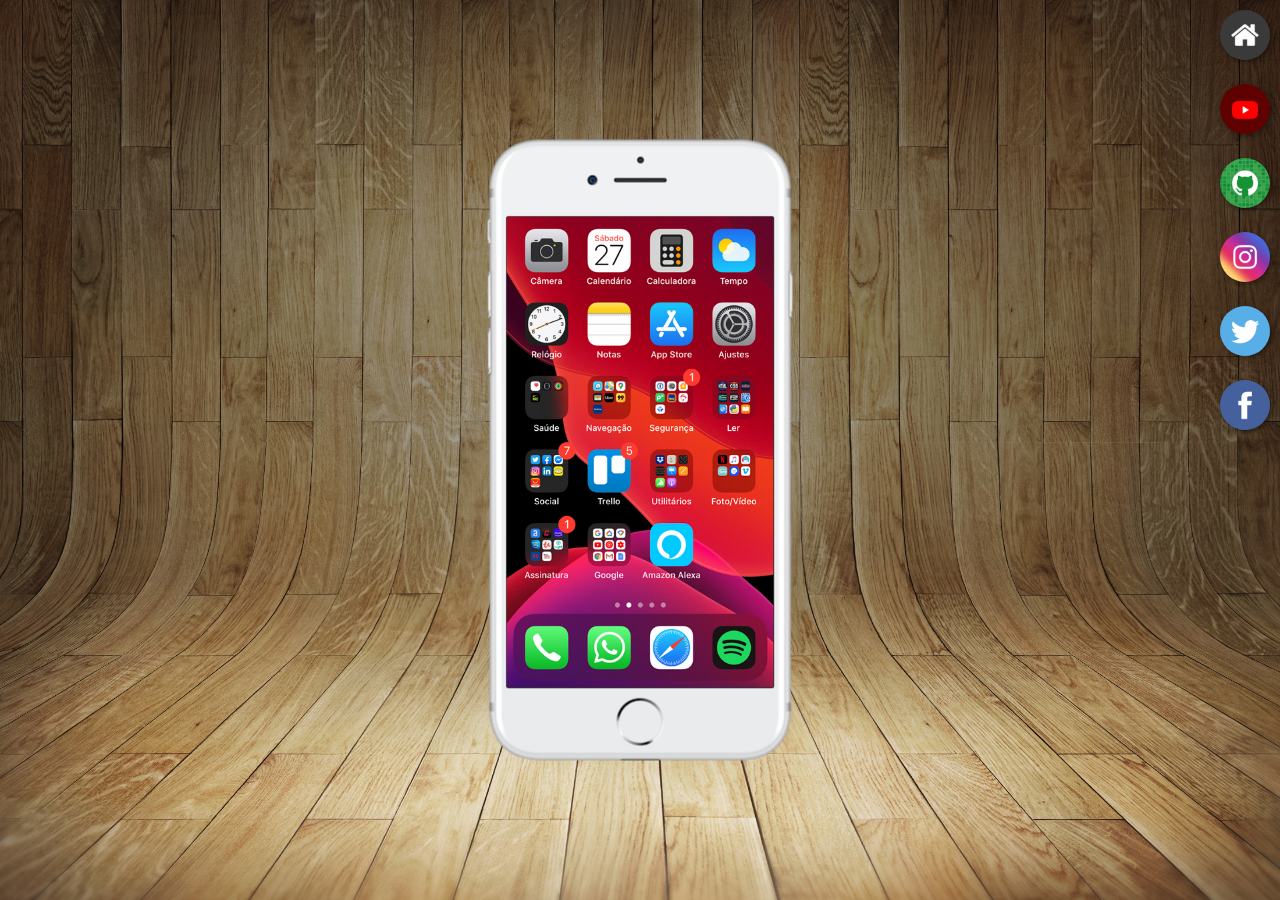
<file: index.html>
<!DOCTYPE html>
<html lang="pt-br">
<head>
    <meta charset="UTF-8">
    <meta name="viewport" content="width=device-width, initial-scale=1.0">
    <link rel="shortcut icon" href="favicon.ico" type="image/x-icon">
    <title>Projeto Redes Socais</title>
    
    <link rel="stylesheet" href="estilos/style.css">
</head>
<body>
    <main>
        <section id="telefone">
            <iframe src="home.html" name="tela" id="tela" frameborder="0">
                Seu navegador não é compativel com isso!
            </iframe>
        </section>

        <section id="redes-sociais">
            <a href="home.html" target="tela">
                <img src="imagens/logo-home.jpg" alt="Home">
            </a> <br>

            <a href="youtube.html" target="tela">
                <img src="imagens/logo-youtube.jpg" alt="Youtube">     
            </a> <br>

            <a href="github.html" target="tela">
                <img src="imagens/logo-github.jpg" alt="Github">
            </a> <br>

            <a href="instagram.html" target="tela">
                <img src="imagens/logo-instagram.jpg" alt="Instagram">
            </a> <br>

            <a href="twitter.html" target="tela">
                <img src="imagens/logo-twitter.jpg" alt="Twitter">
            </a> <br>

            <a href="facebook.html" target="tela">
                <img src="imagens/logo-facebook.jpg" alt="Facebook">
            </a>
        </section>
    </main>
</body>
</html>
</file>
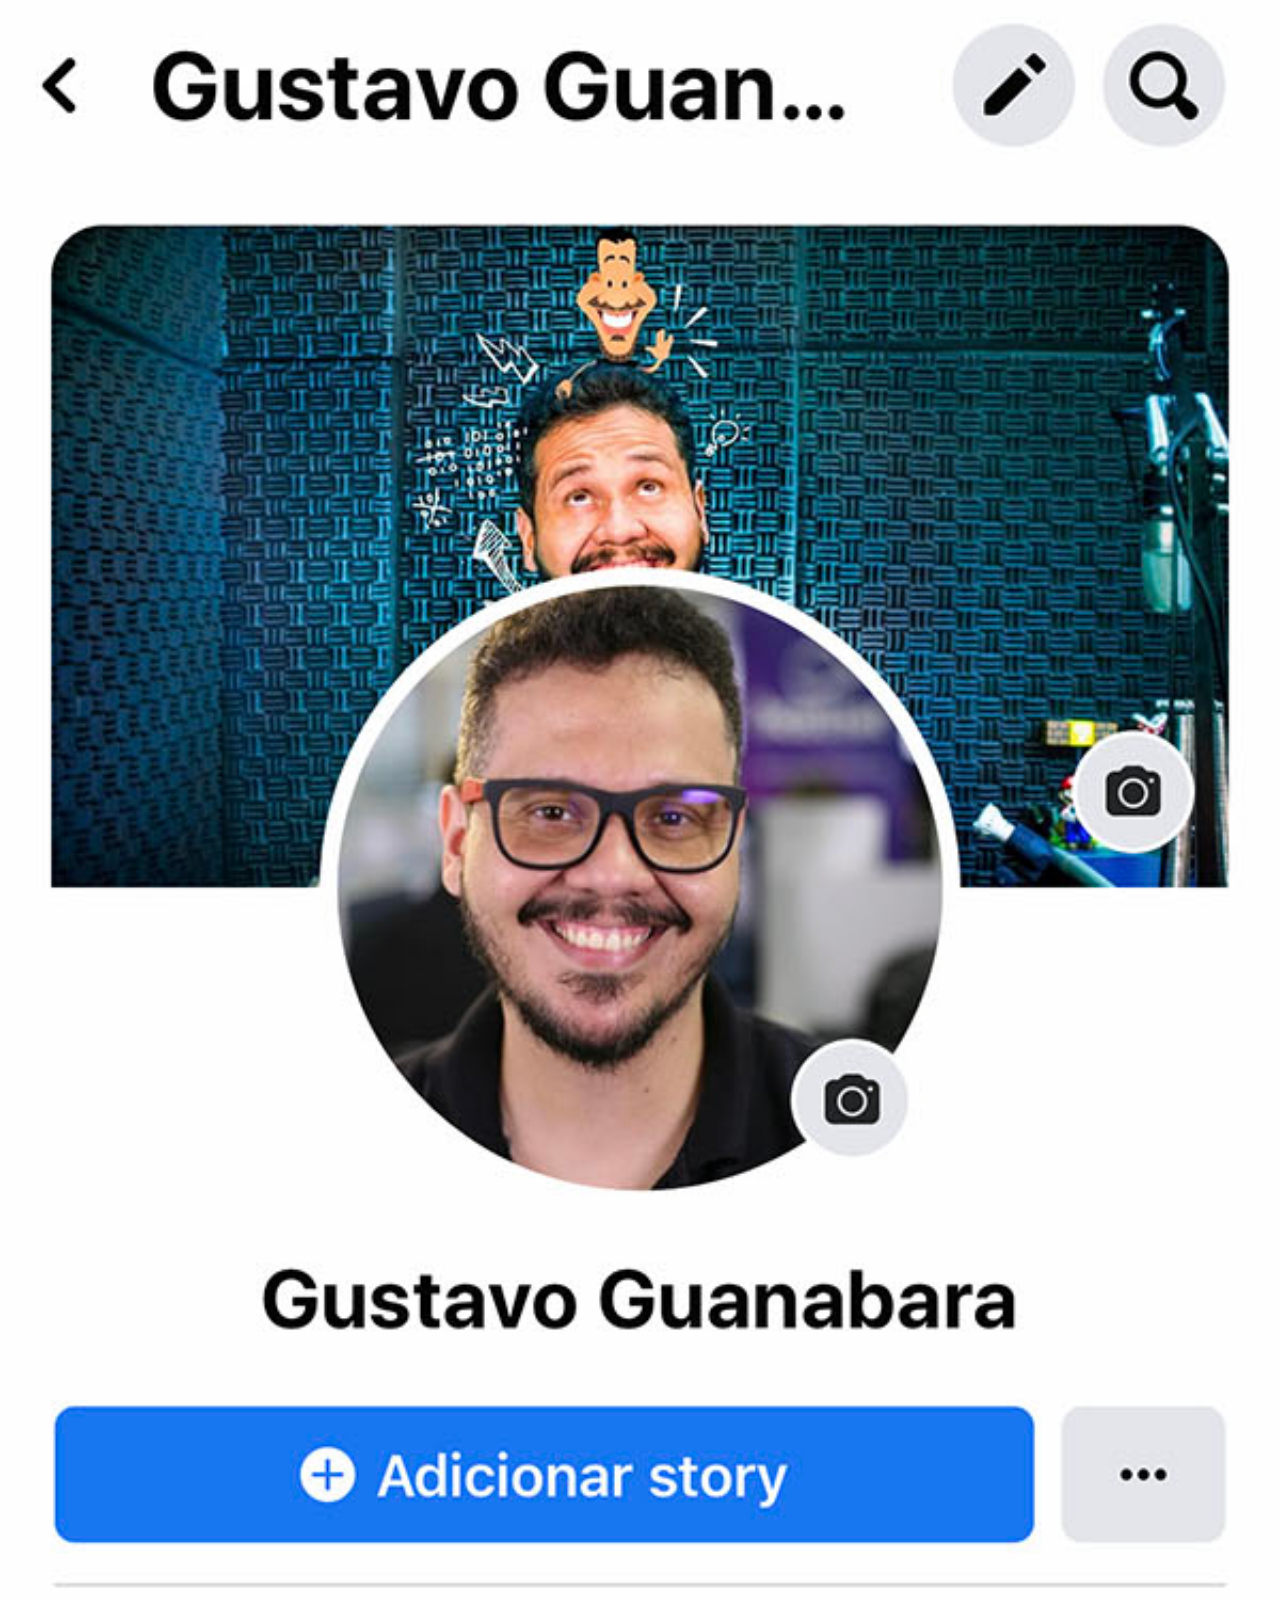
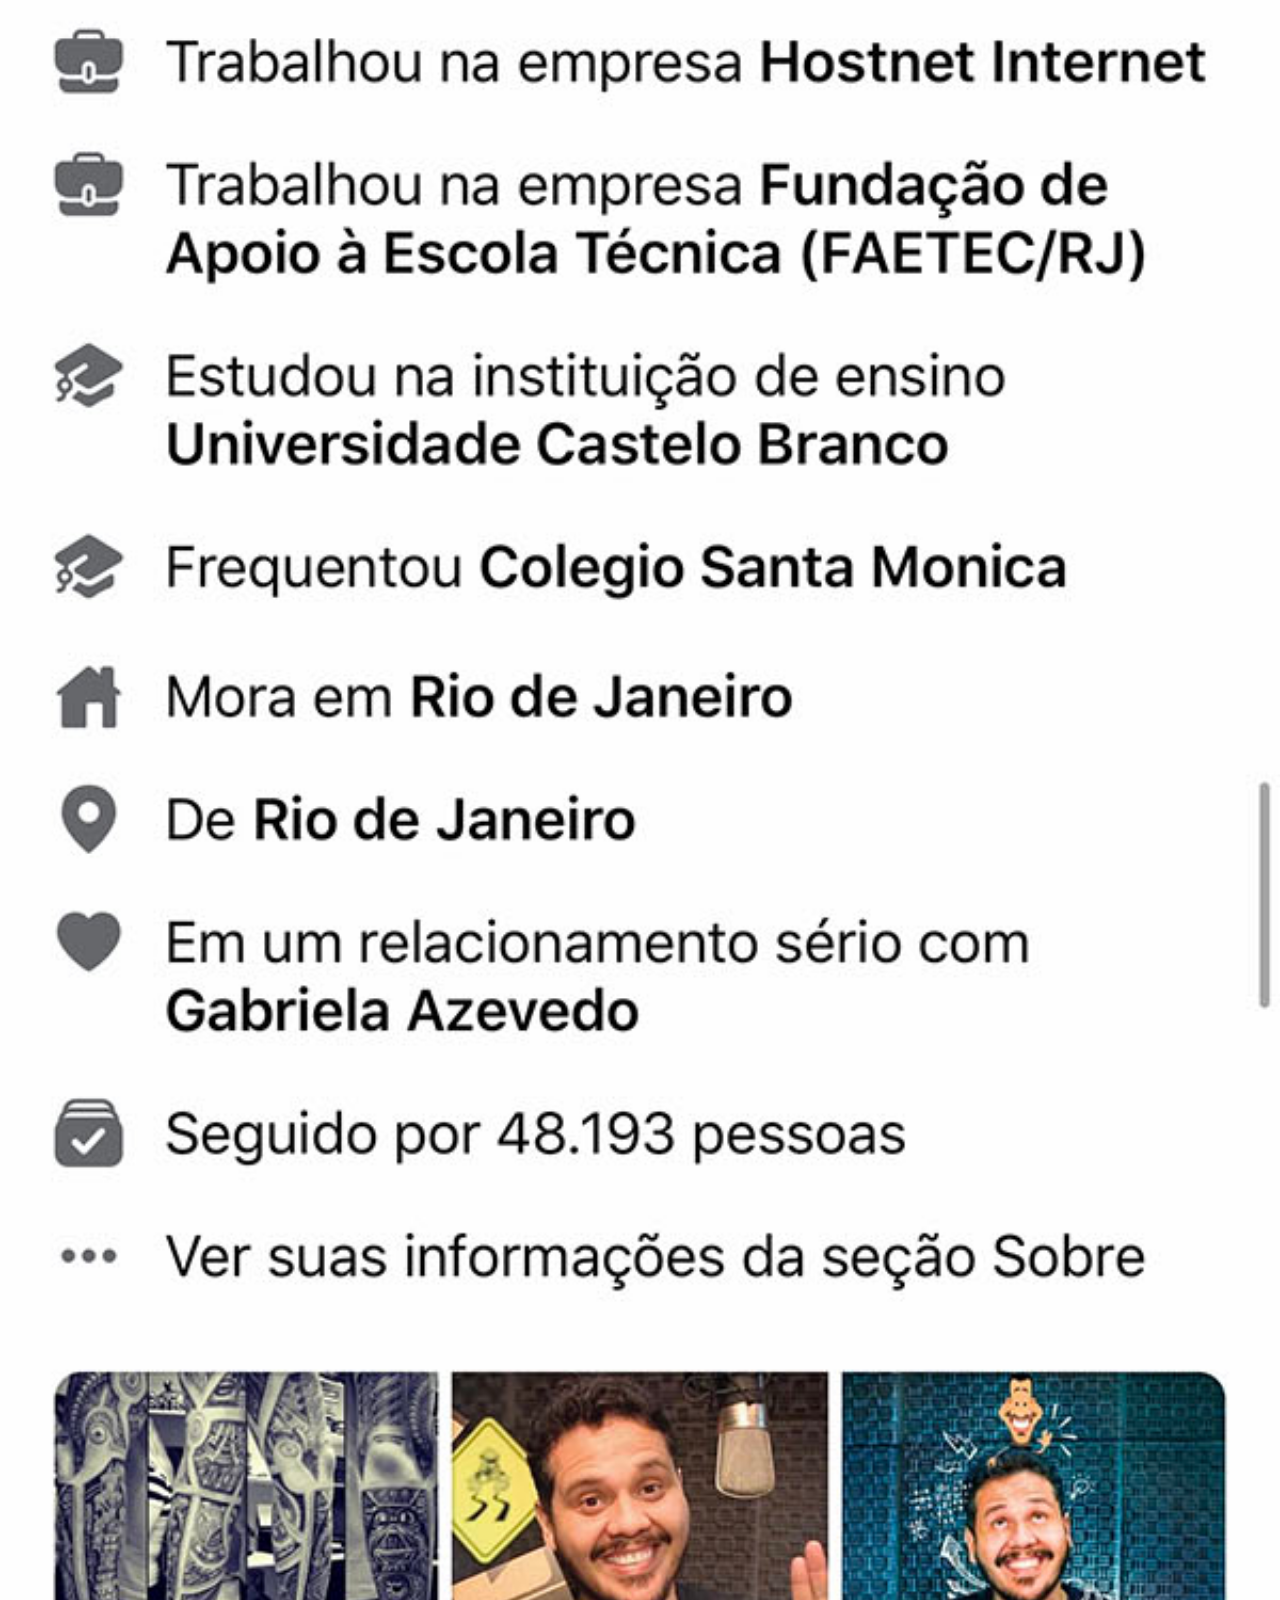
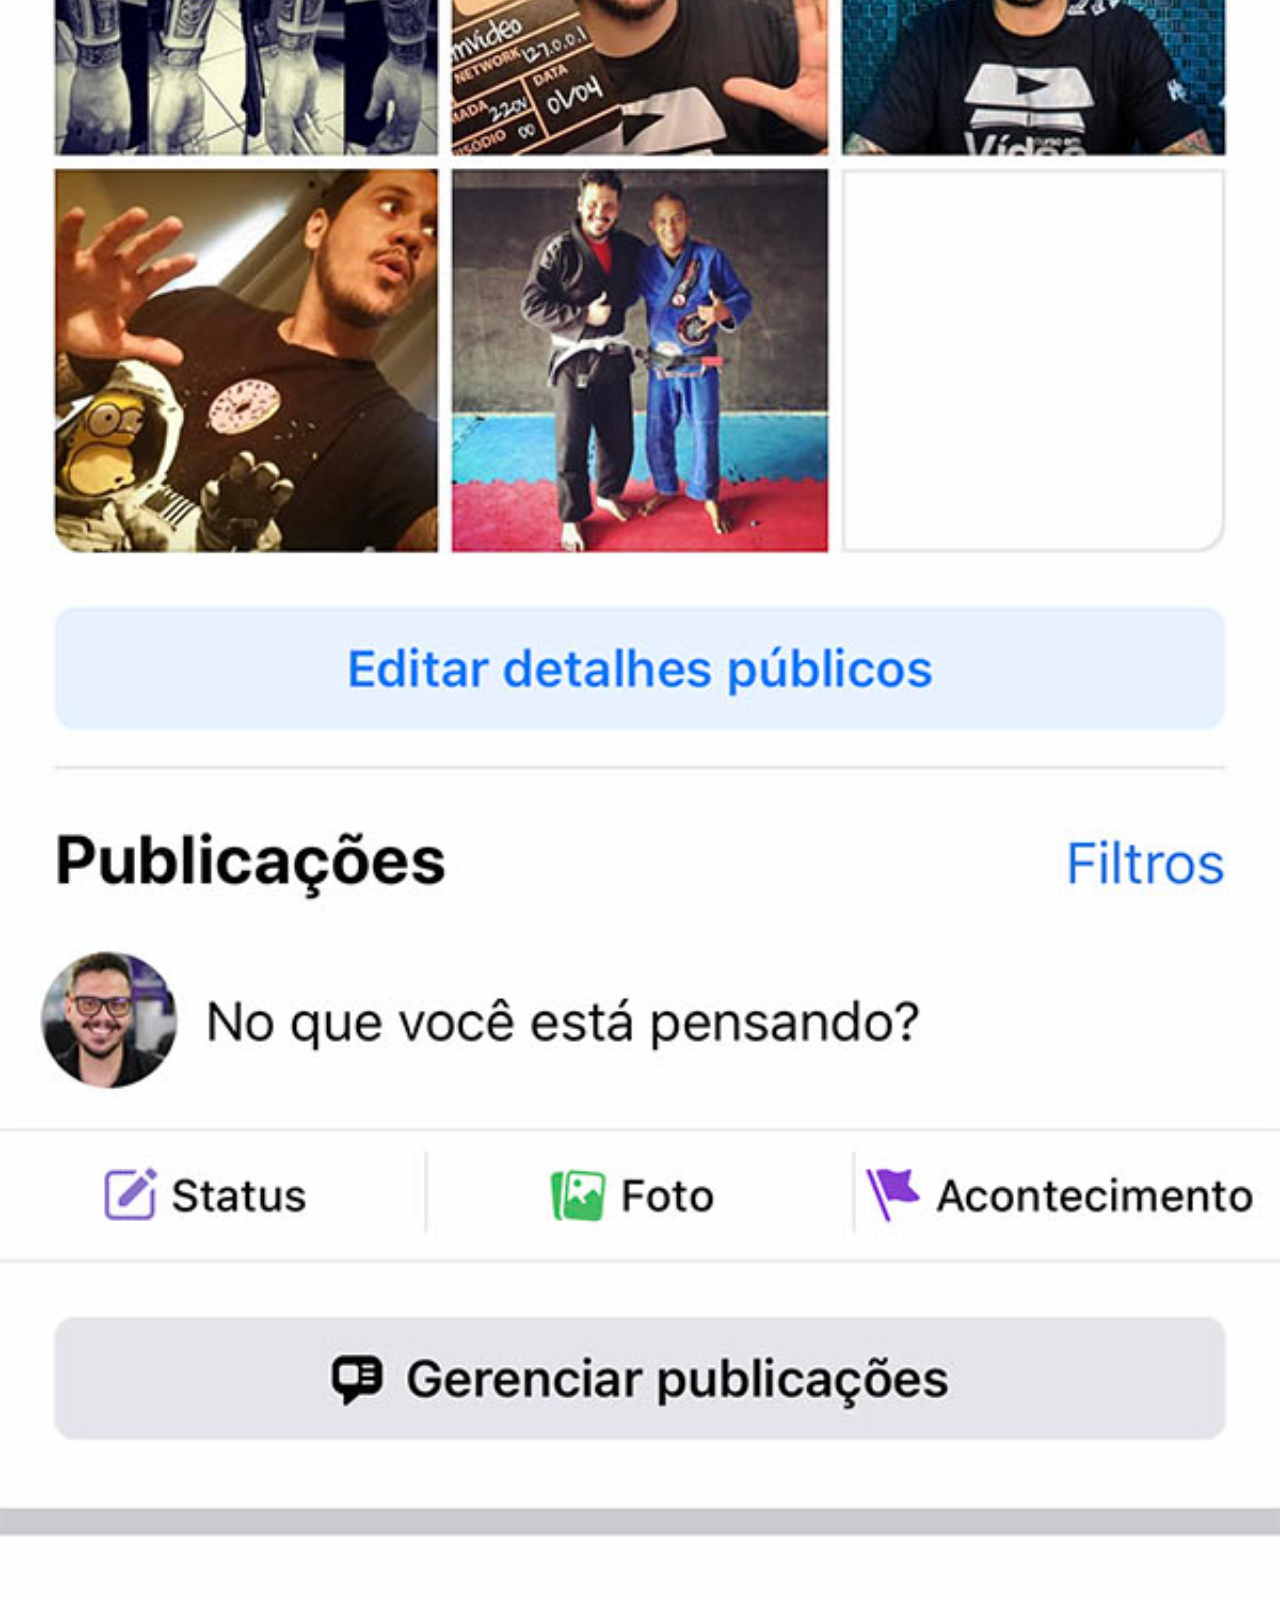
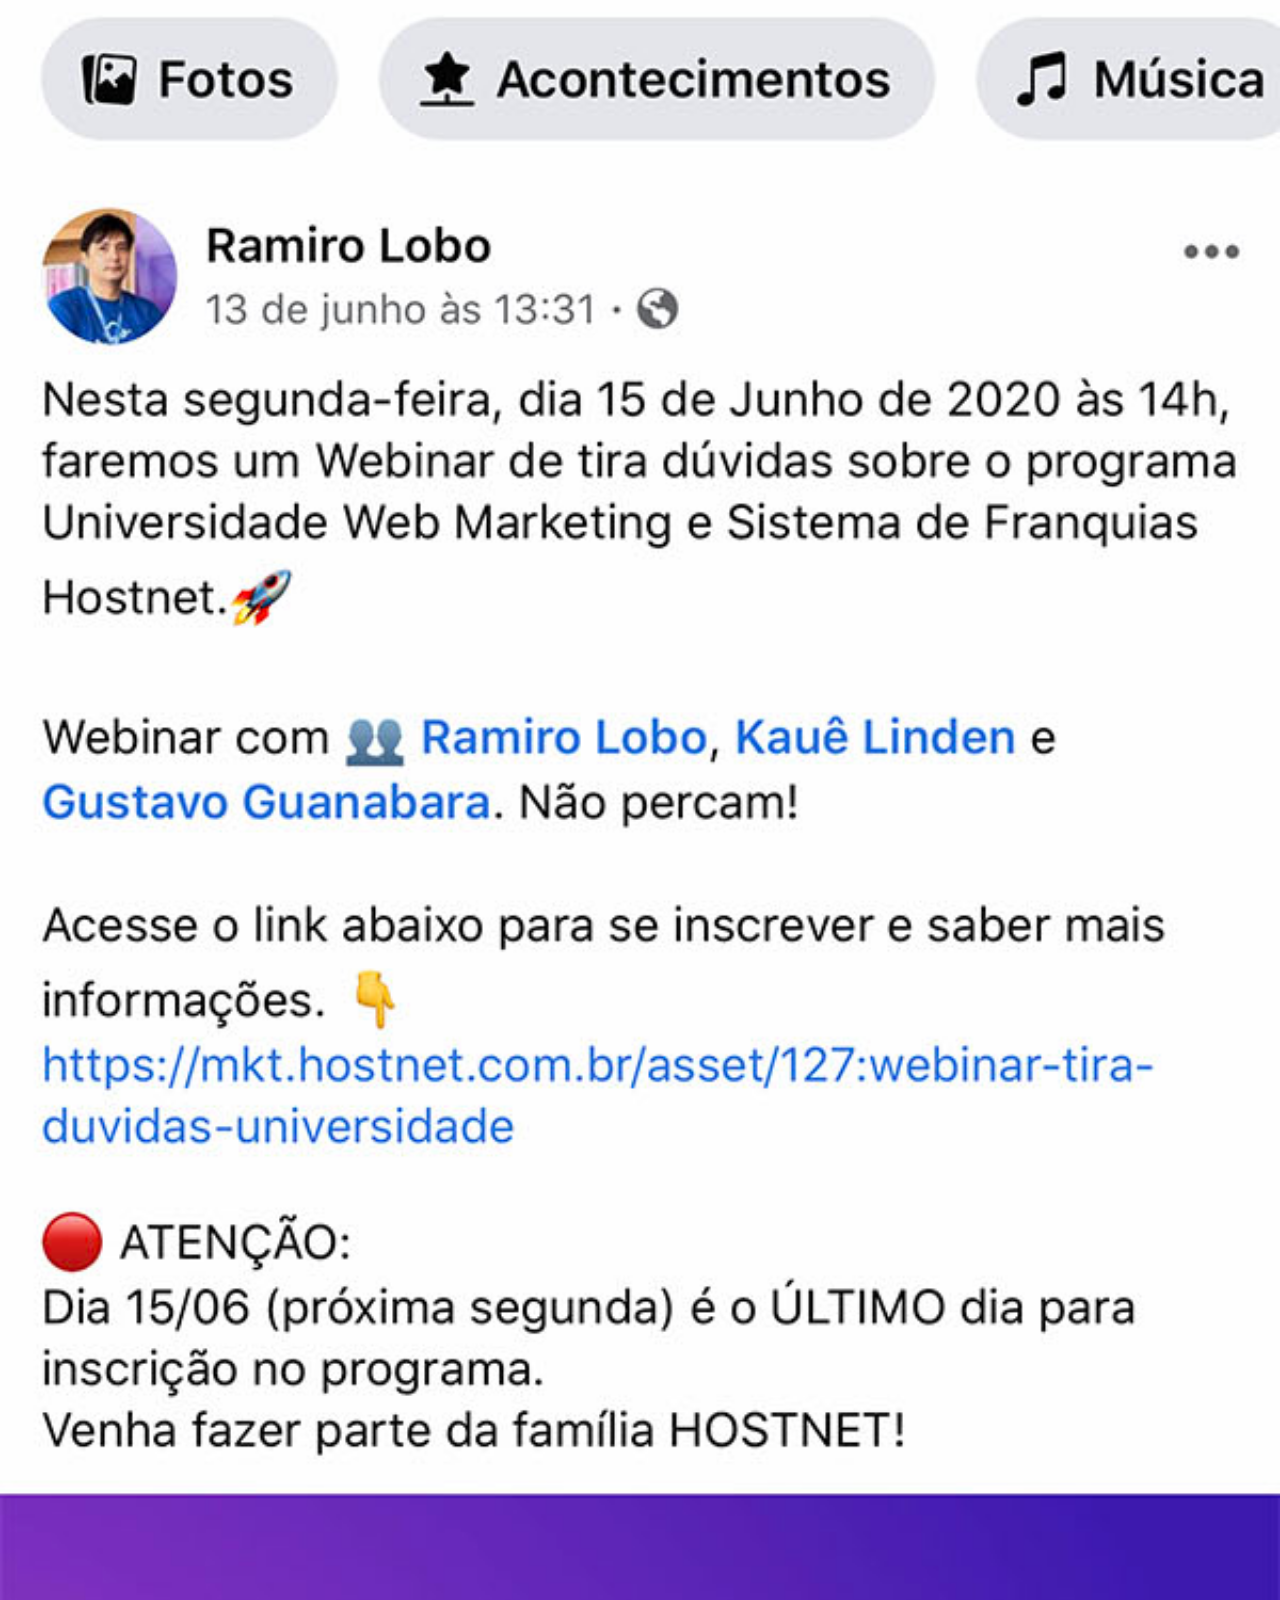
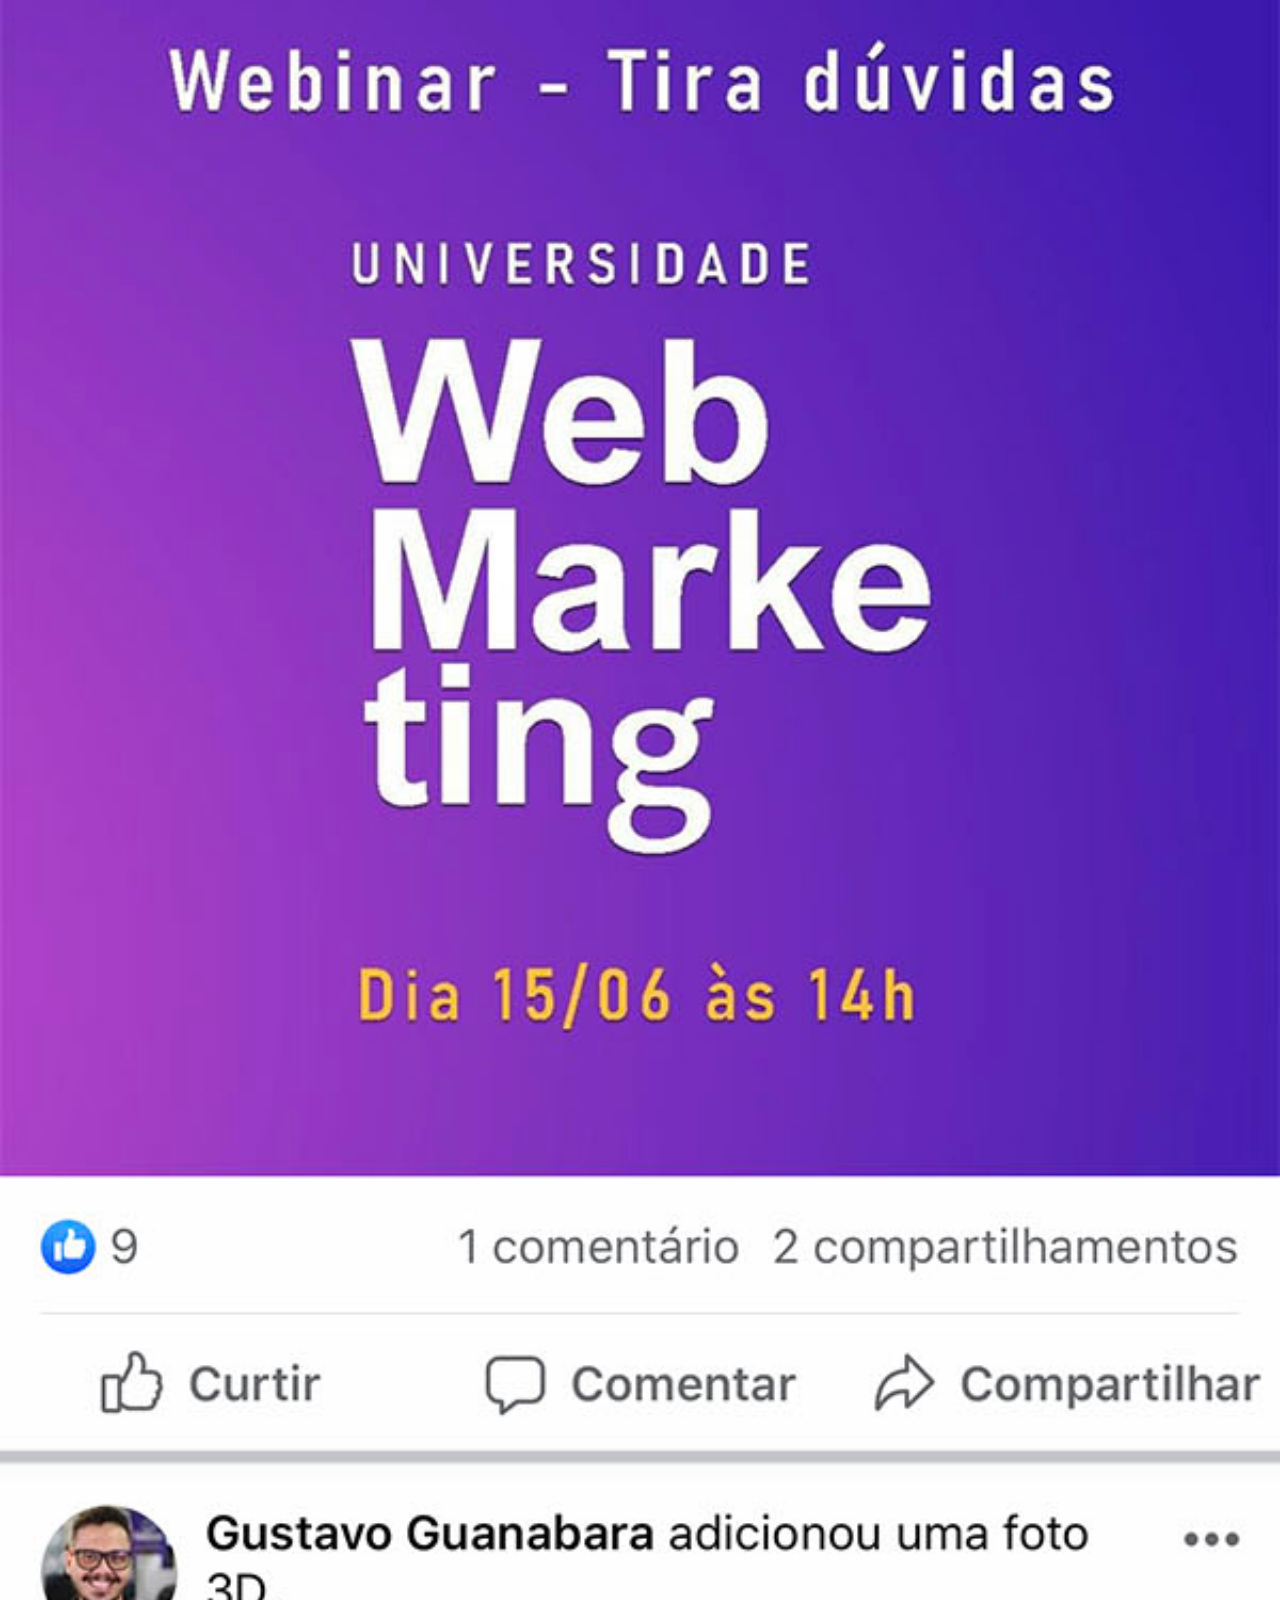
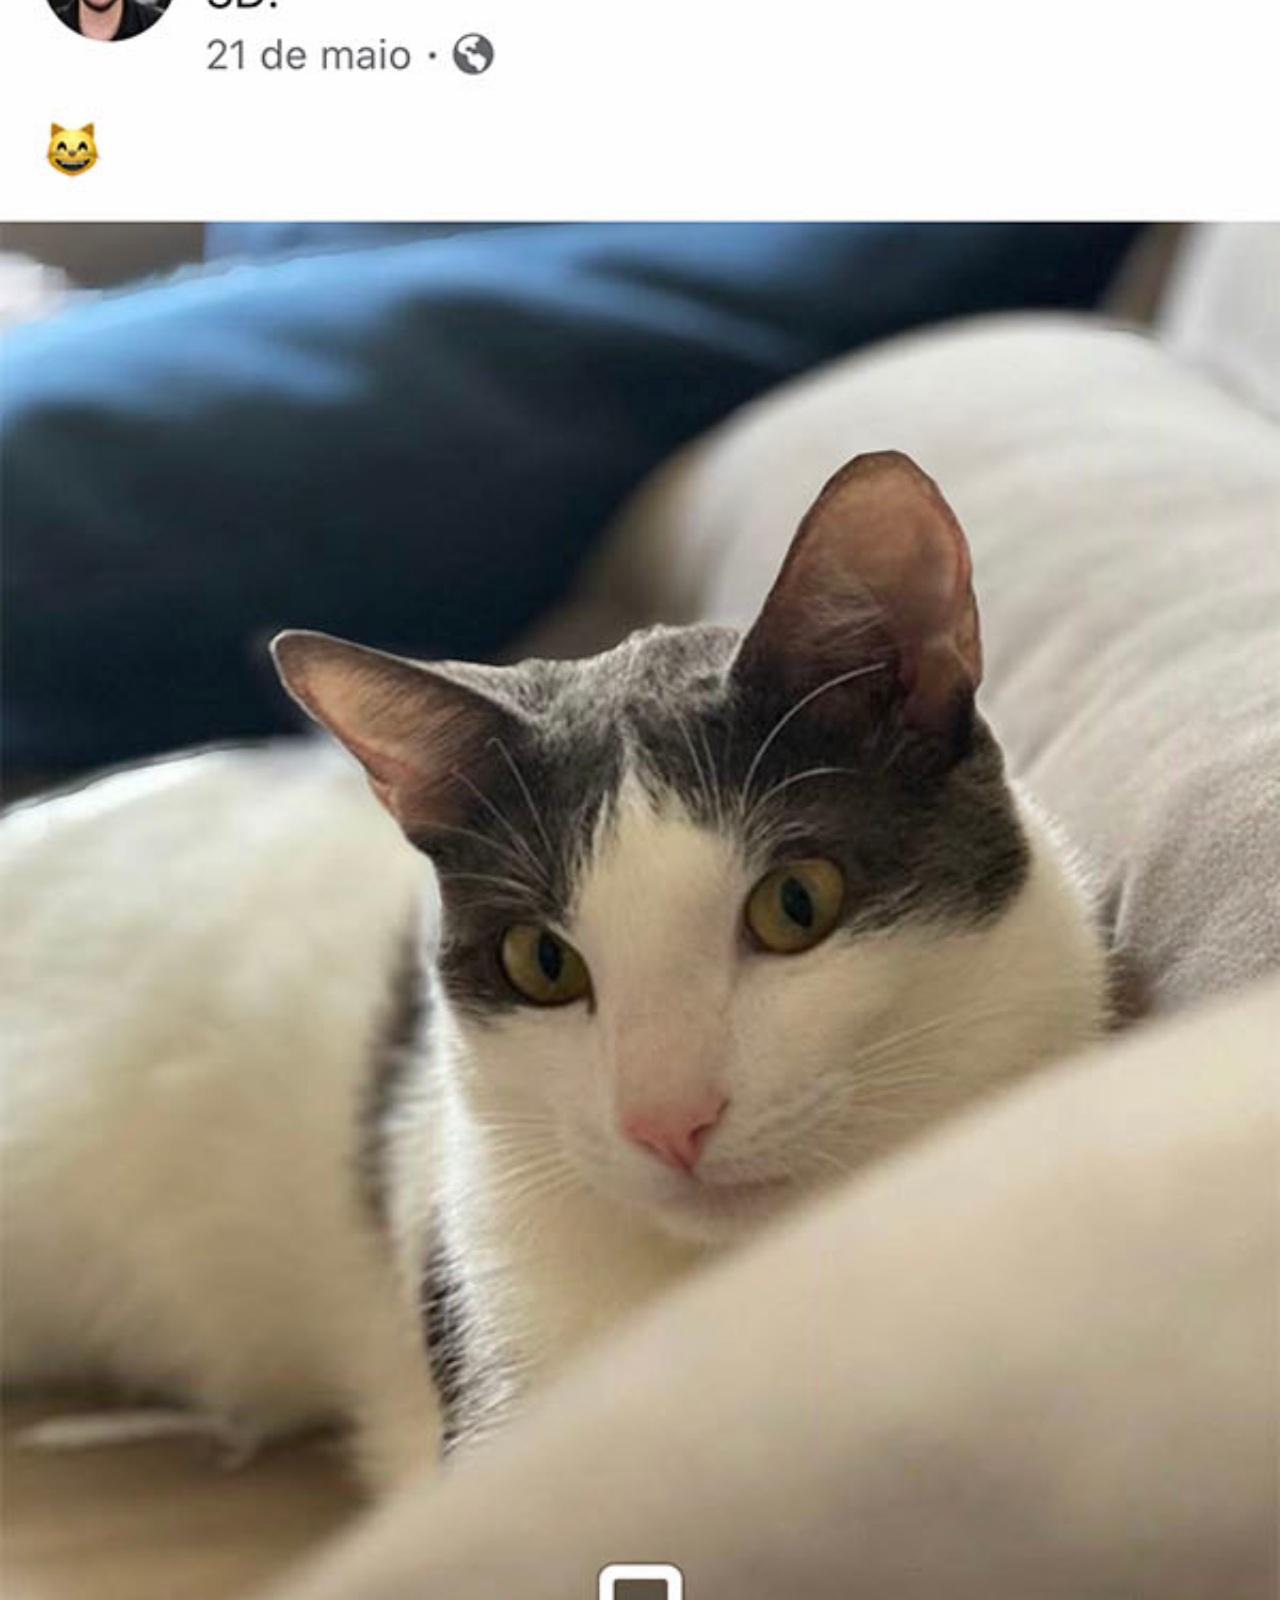
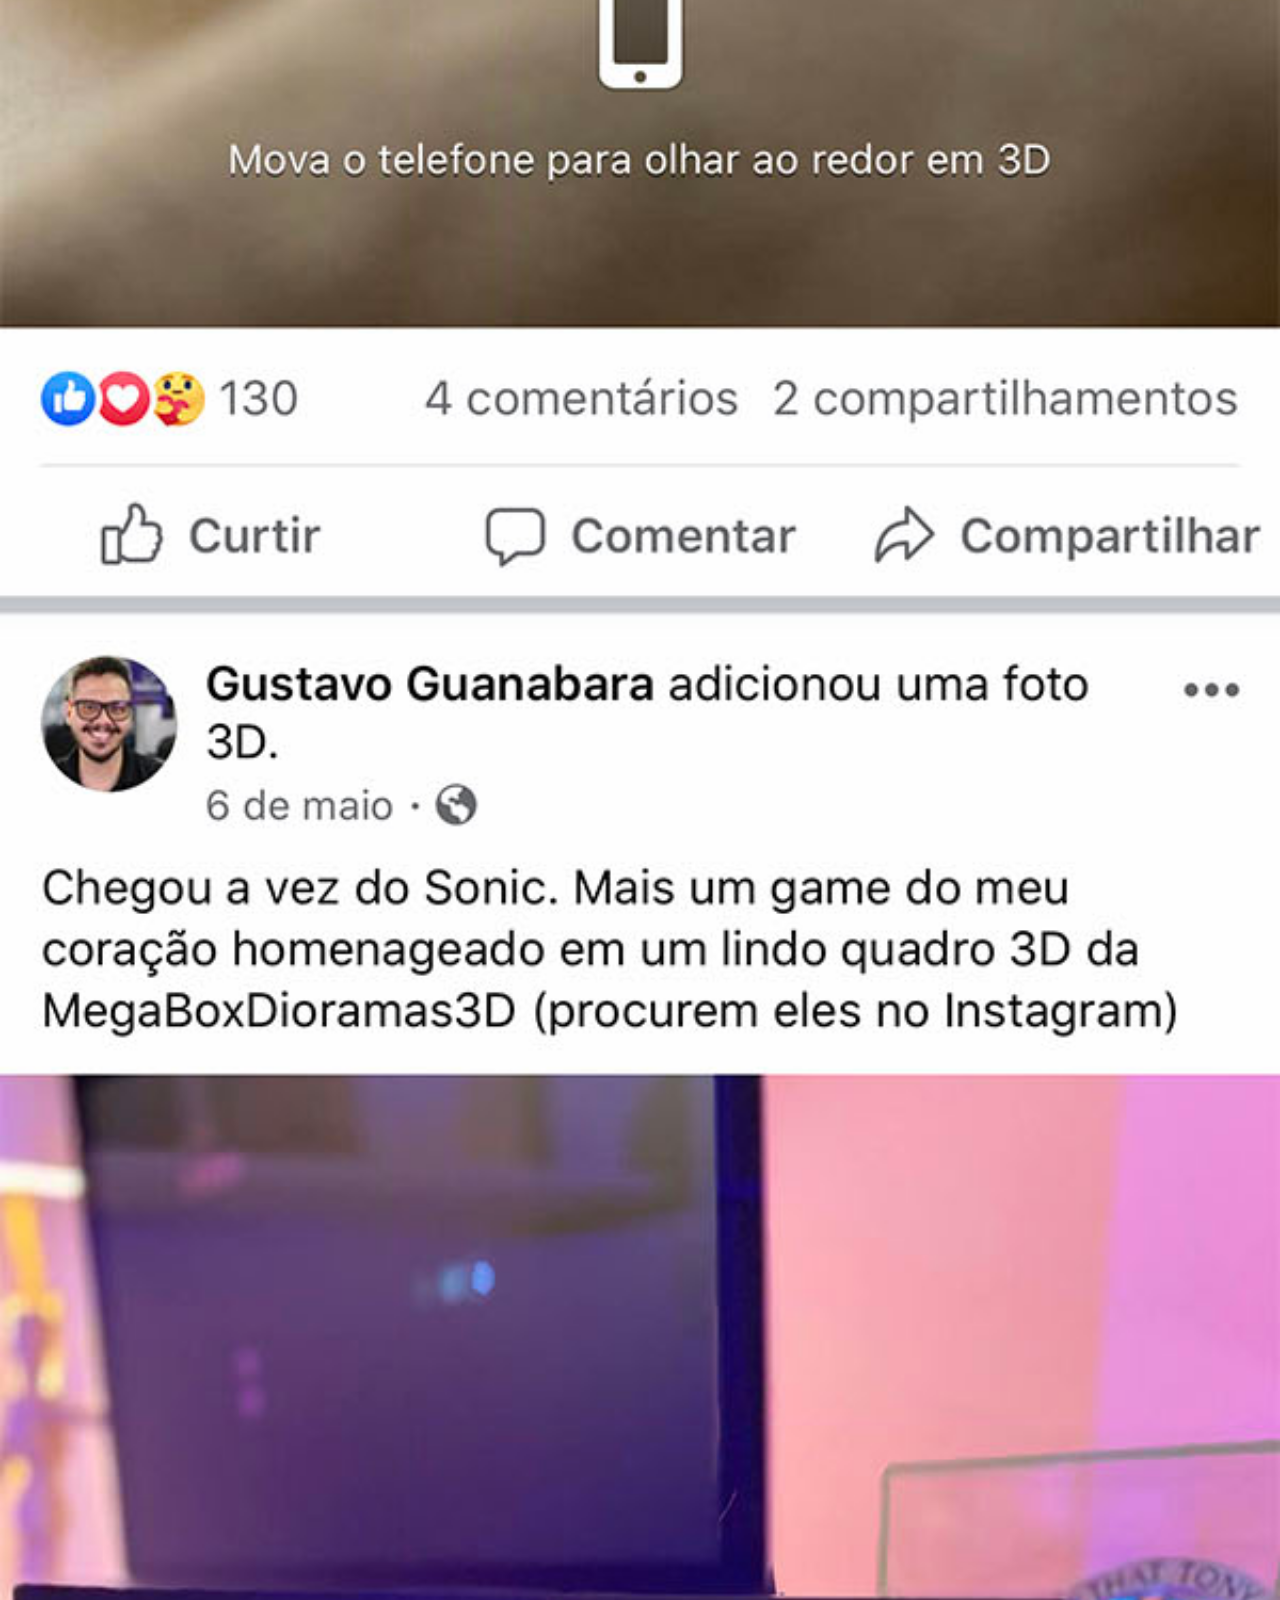
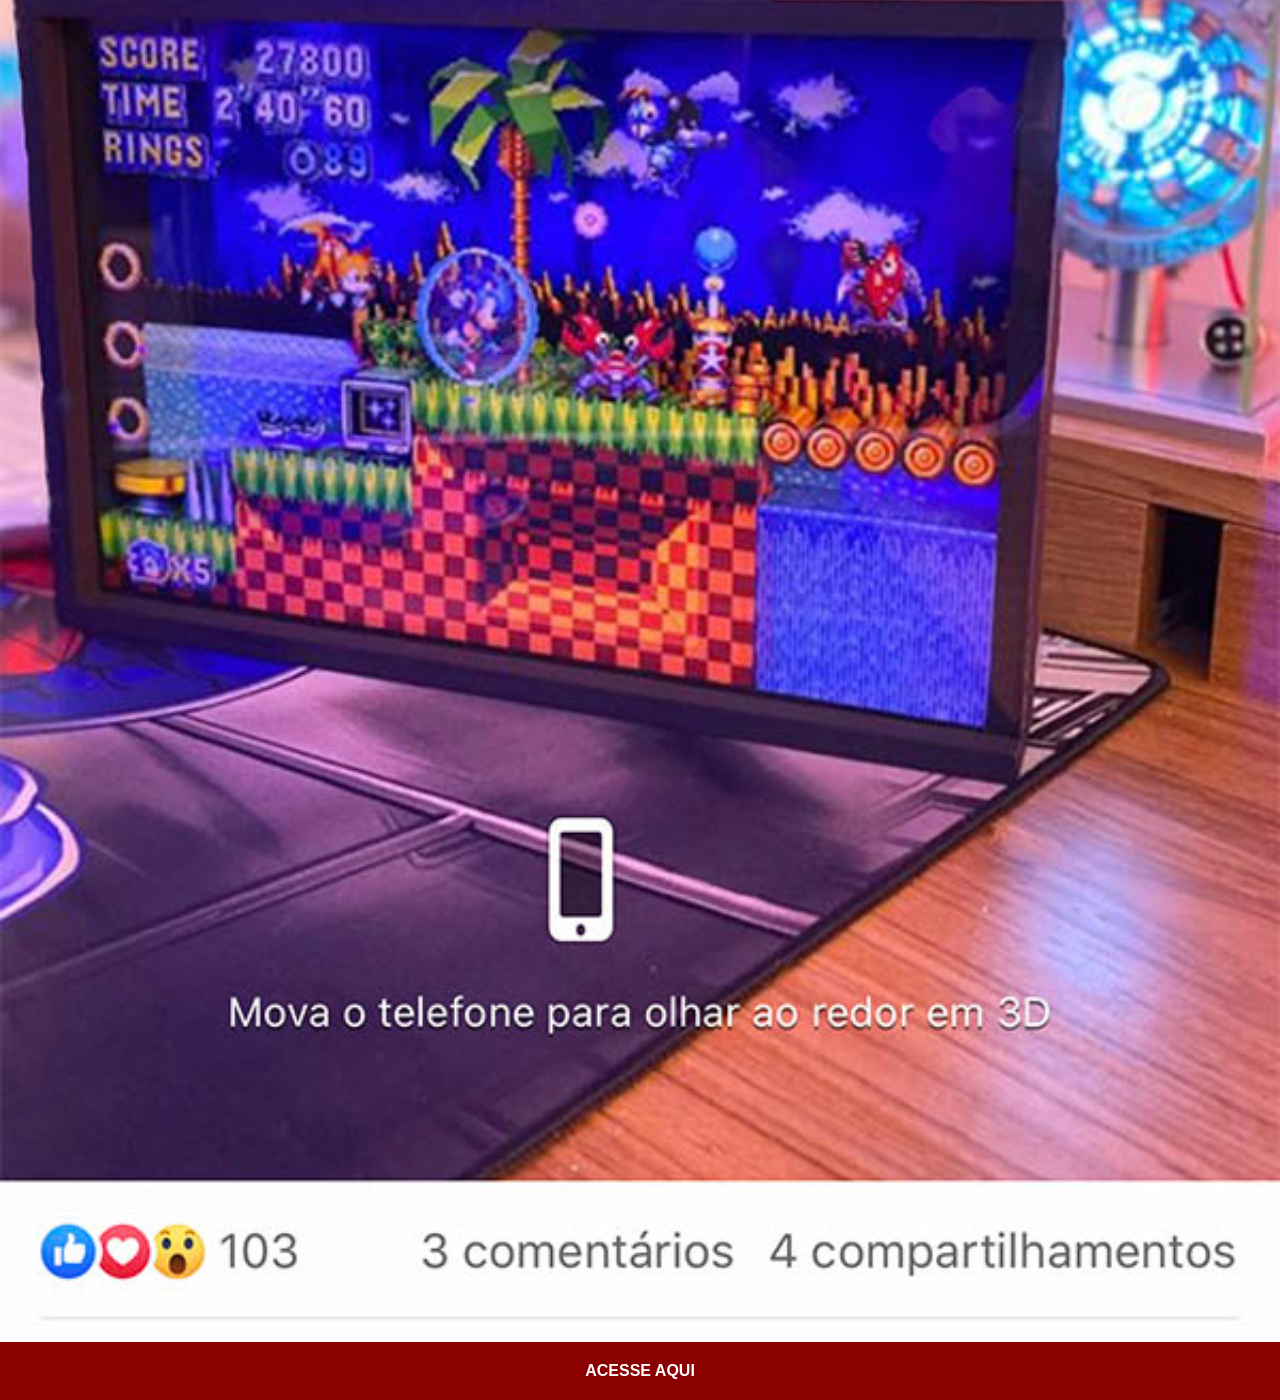
<file: facebook.html>
<!DOCTYPE html>
<html lang="pt-br">
<head>
    <meta charset="UTF-8">
    <meta name="viewport" content="width=device-width, initial-scale=1.0">
    <title>Facebook</title>

    <link rel="stylesheet" href="estilos/social.css">
</head>
<body>
    <img src="imagens/tela-facebook.jpg" alt="">

    <a href="#">
        ACESSE AQUI
    </a>
</body>
</html>
</file>
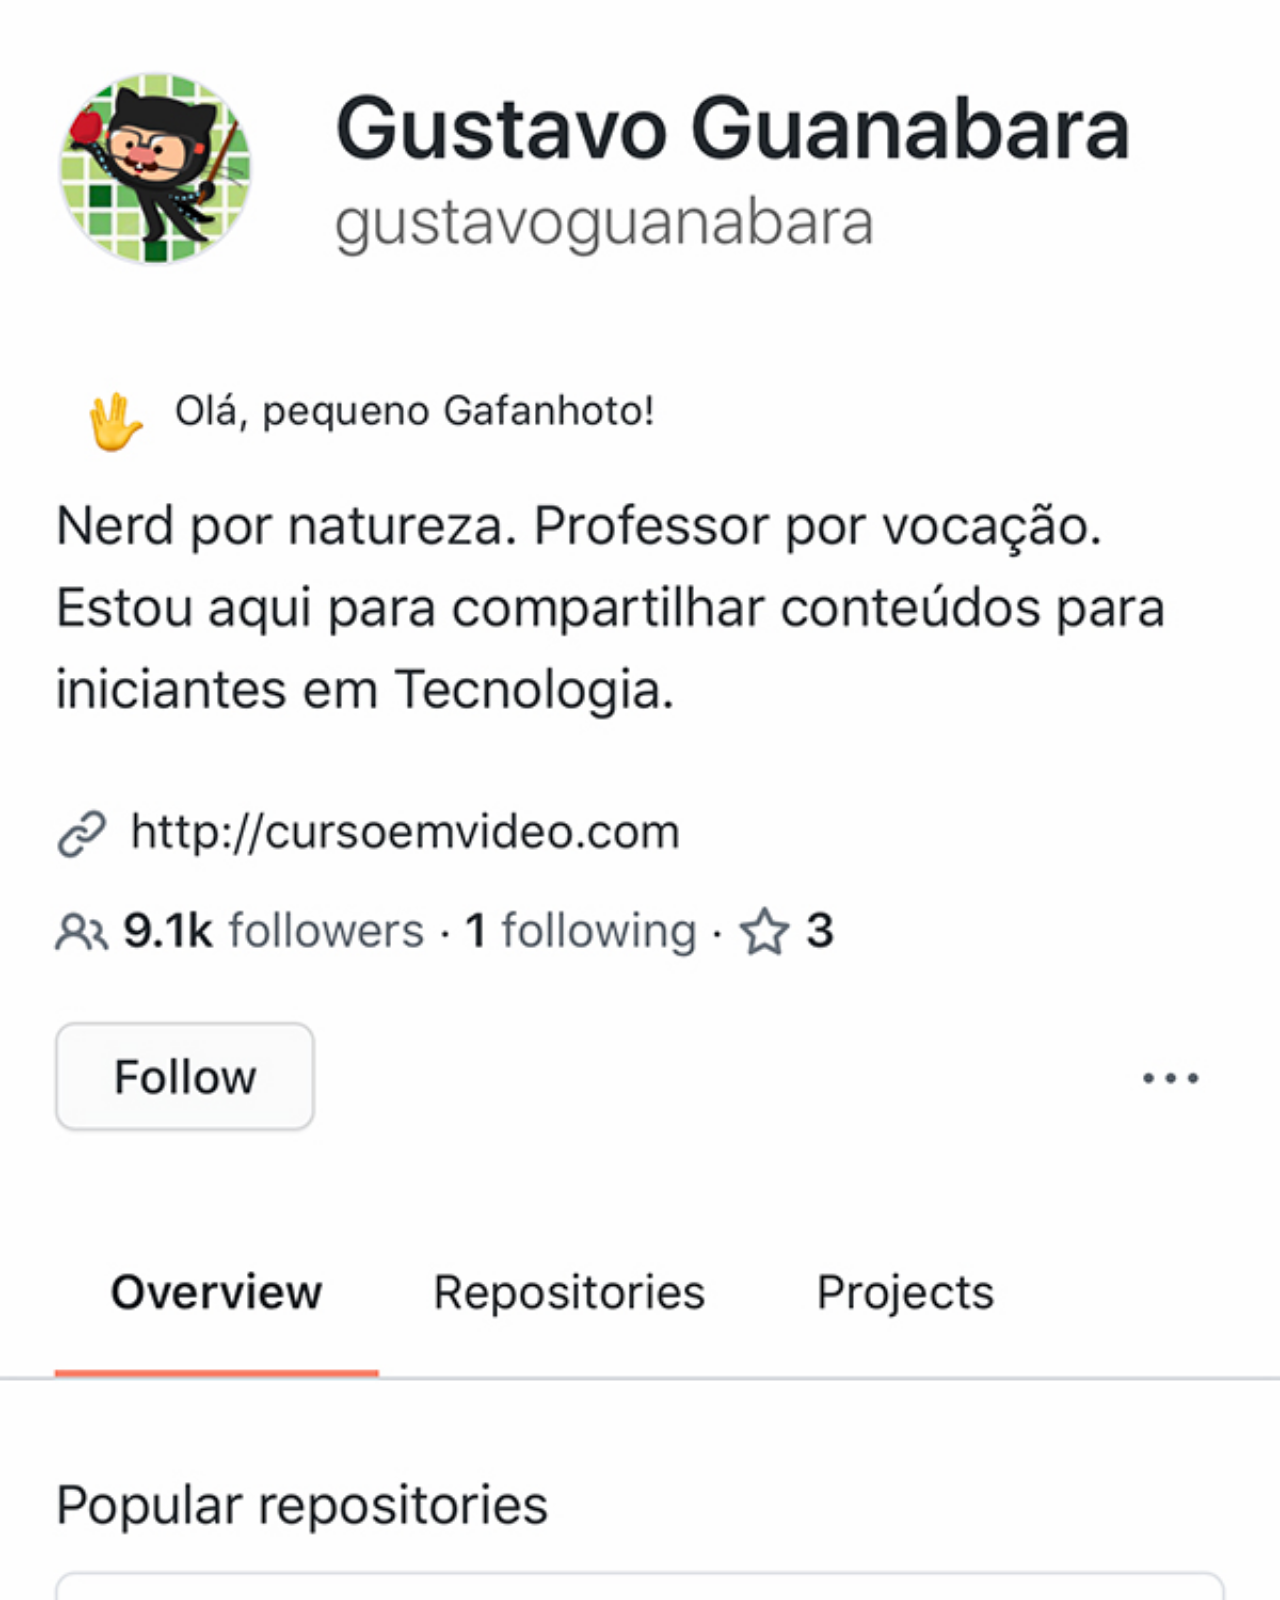
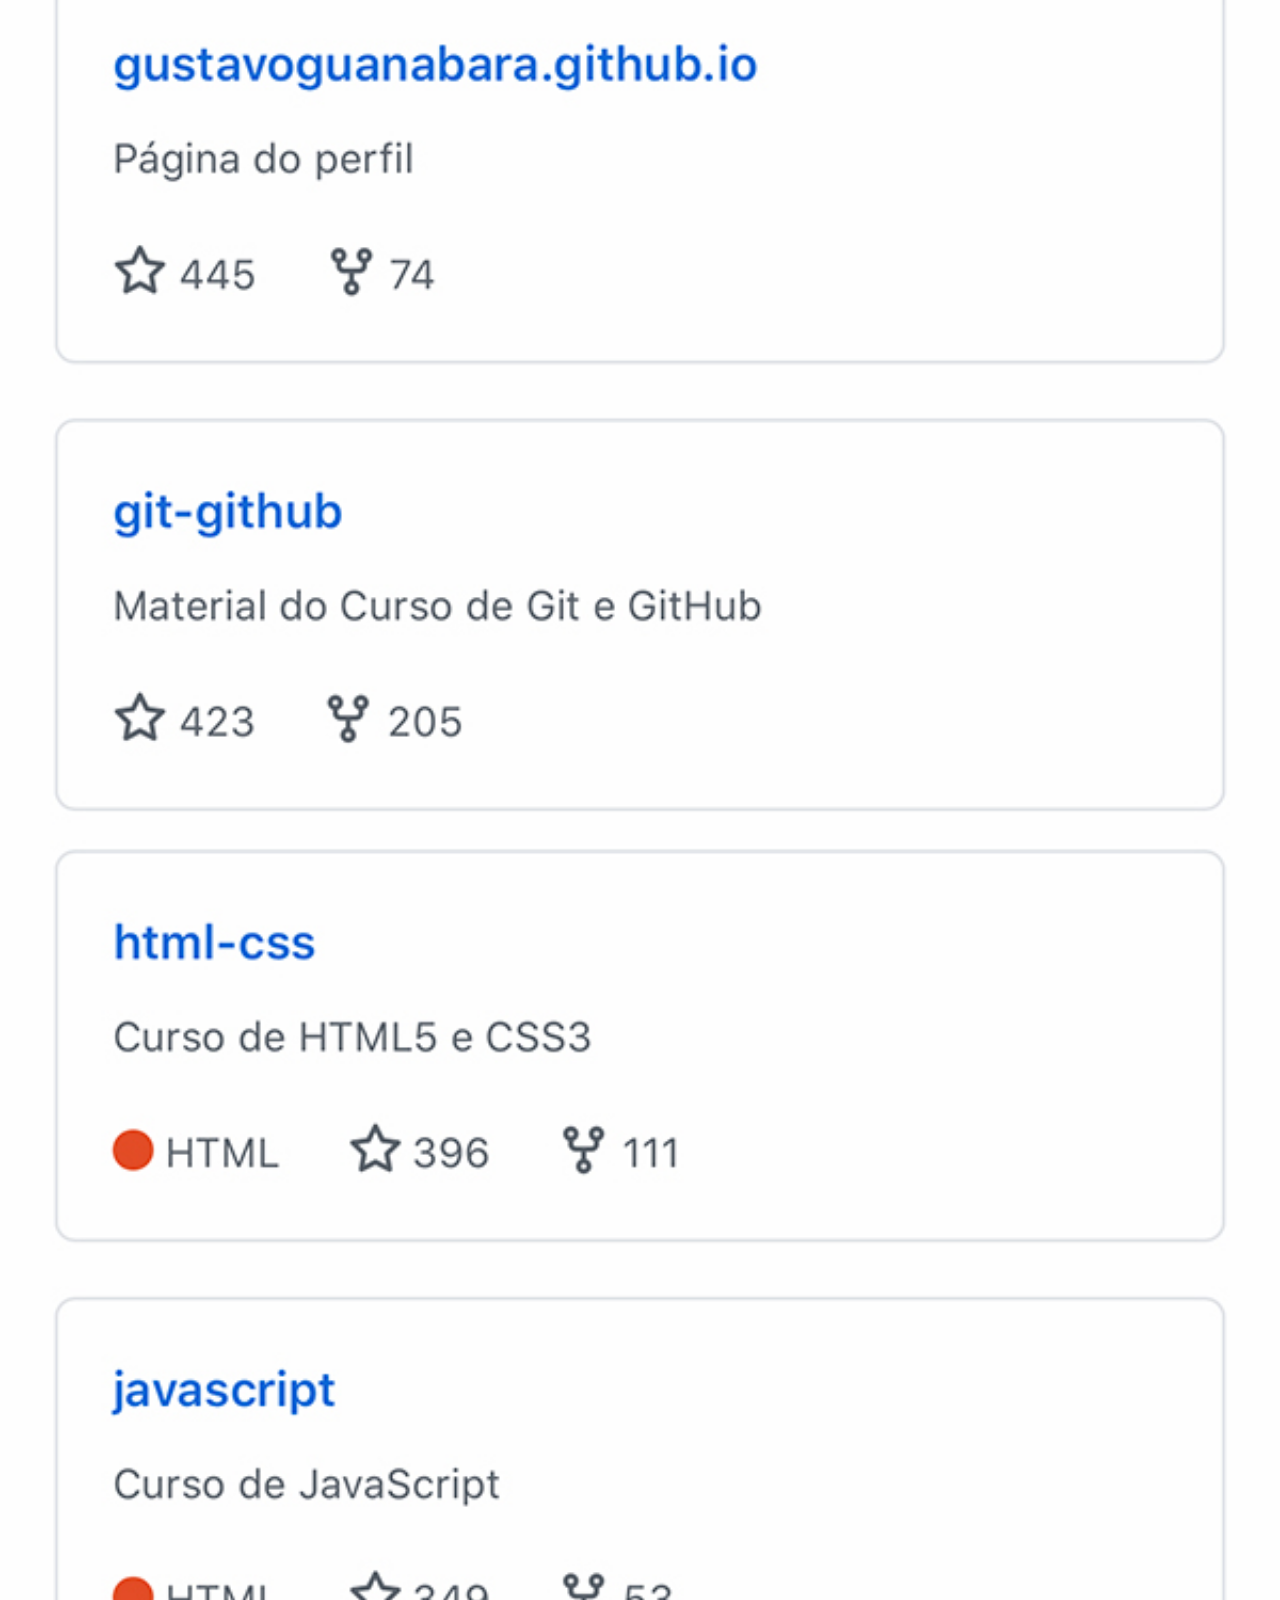
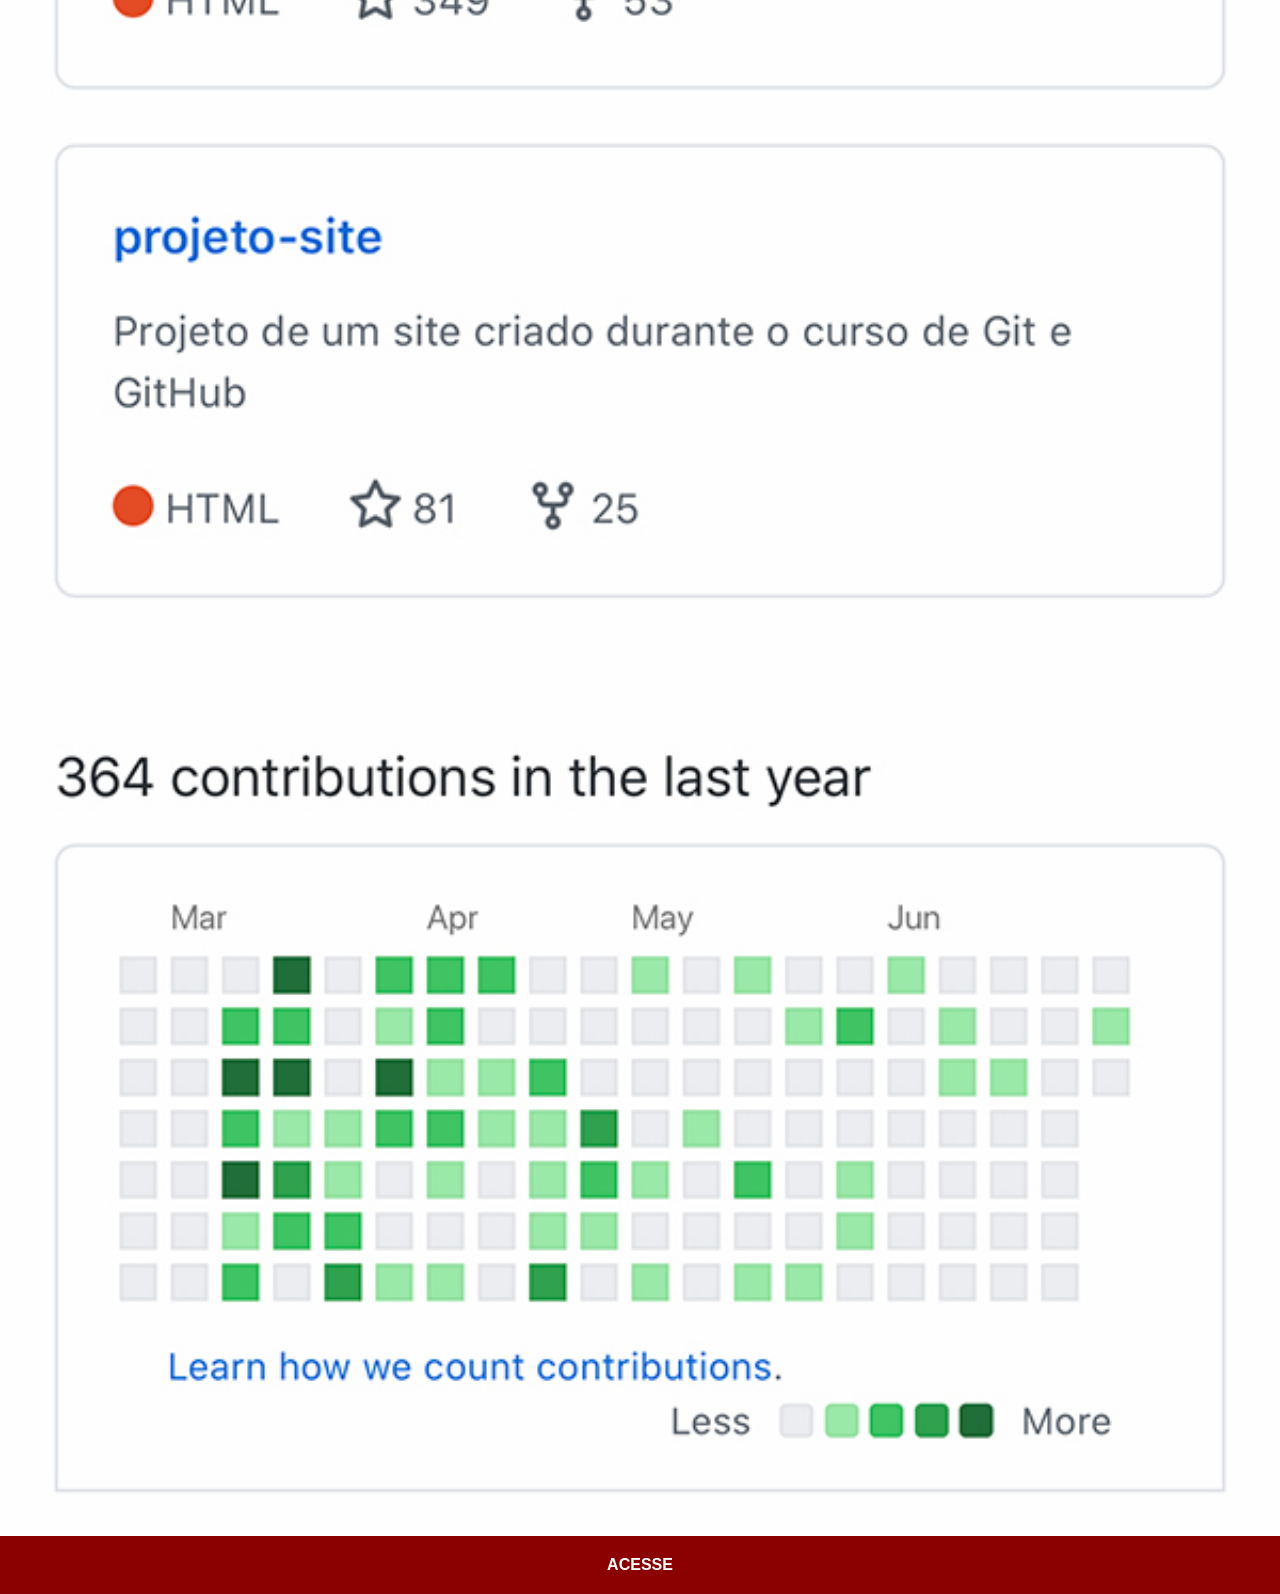
<file: github.html>
<!DOCTYPE html>
<html lang="pt-br">
<head>
    <meta charset="UTF-8">
    <meta name="viewport" content="width=device-width, initial-scale=1.0">
    <title>GitHub</title>

    <link rel="stylesheet" href="estilos/social.css">
</head>
<body>
    <img src="imagens/tela-github.jpg" alt="GitHub">

    <a href="https://github.com/gustavoguanabara/" target="_blank">
        ACESSE
    </a>
</body>
</html>
</file>
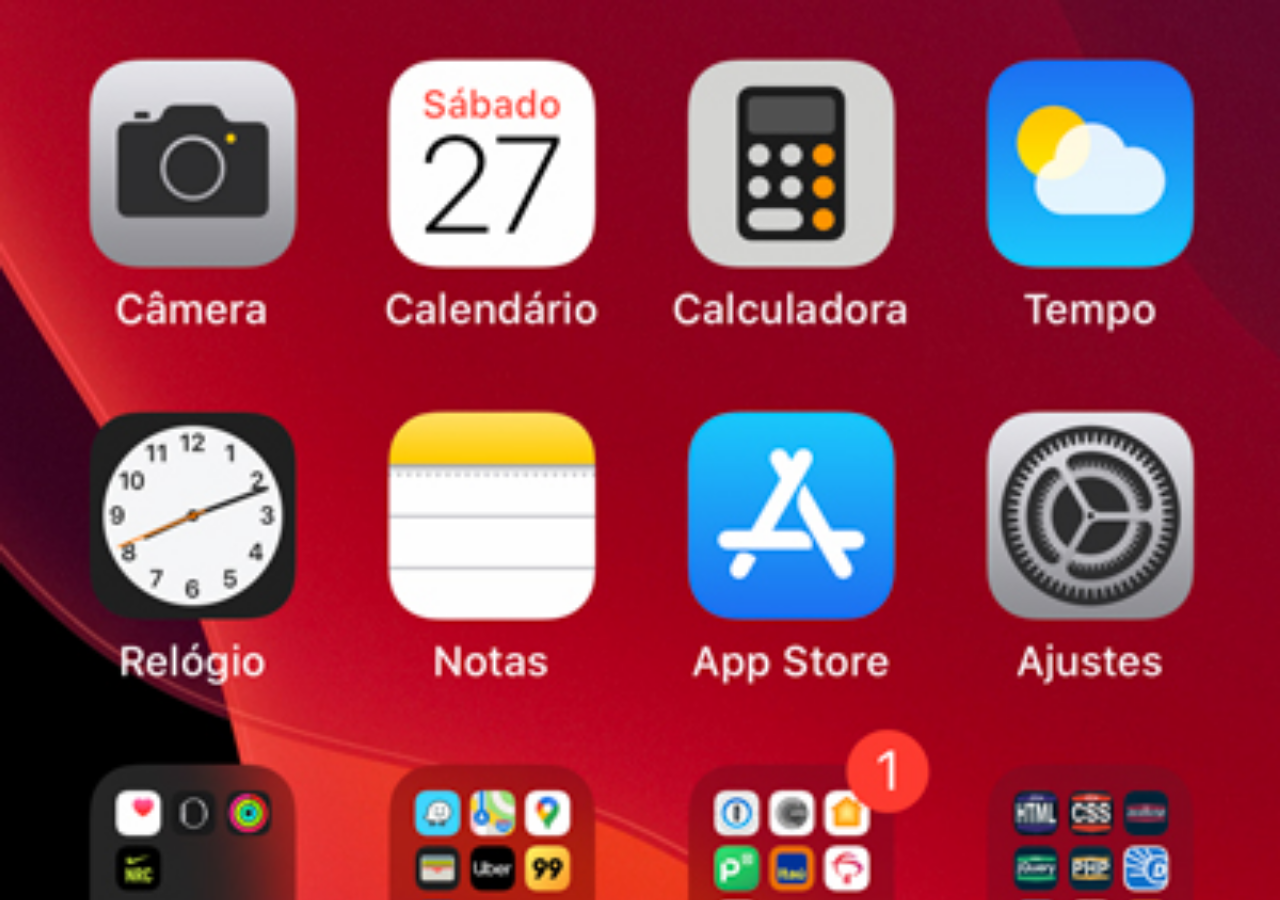
<file: home.html>
<!DOCTYPE html>
<html lang="pt-br">
<head>
    <meta charset="UTF-8">
    <meta name="viewport" content="width=device-width, initial-scale=1.0">
    <title>Home</title>

    <style>
        * {
            margin: 0;
            padding: 0;
        }

        body {
            height: 100vh;
            width: 100vw;
            background: black url(imagens/tela-home.jpg) no-repeat top center;
            background-size: cover;
        }
    </style>
</head>
<body>
    
</body>
</html>
</file>
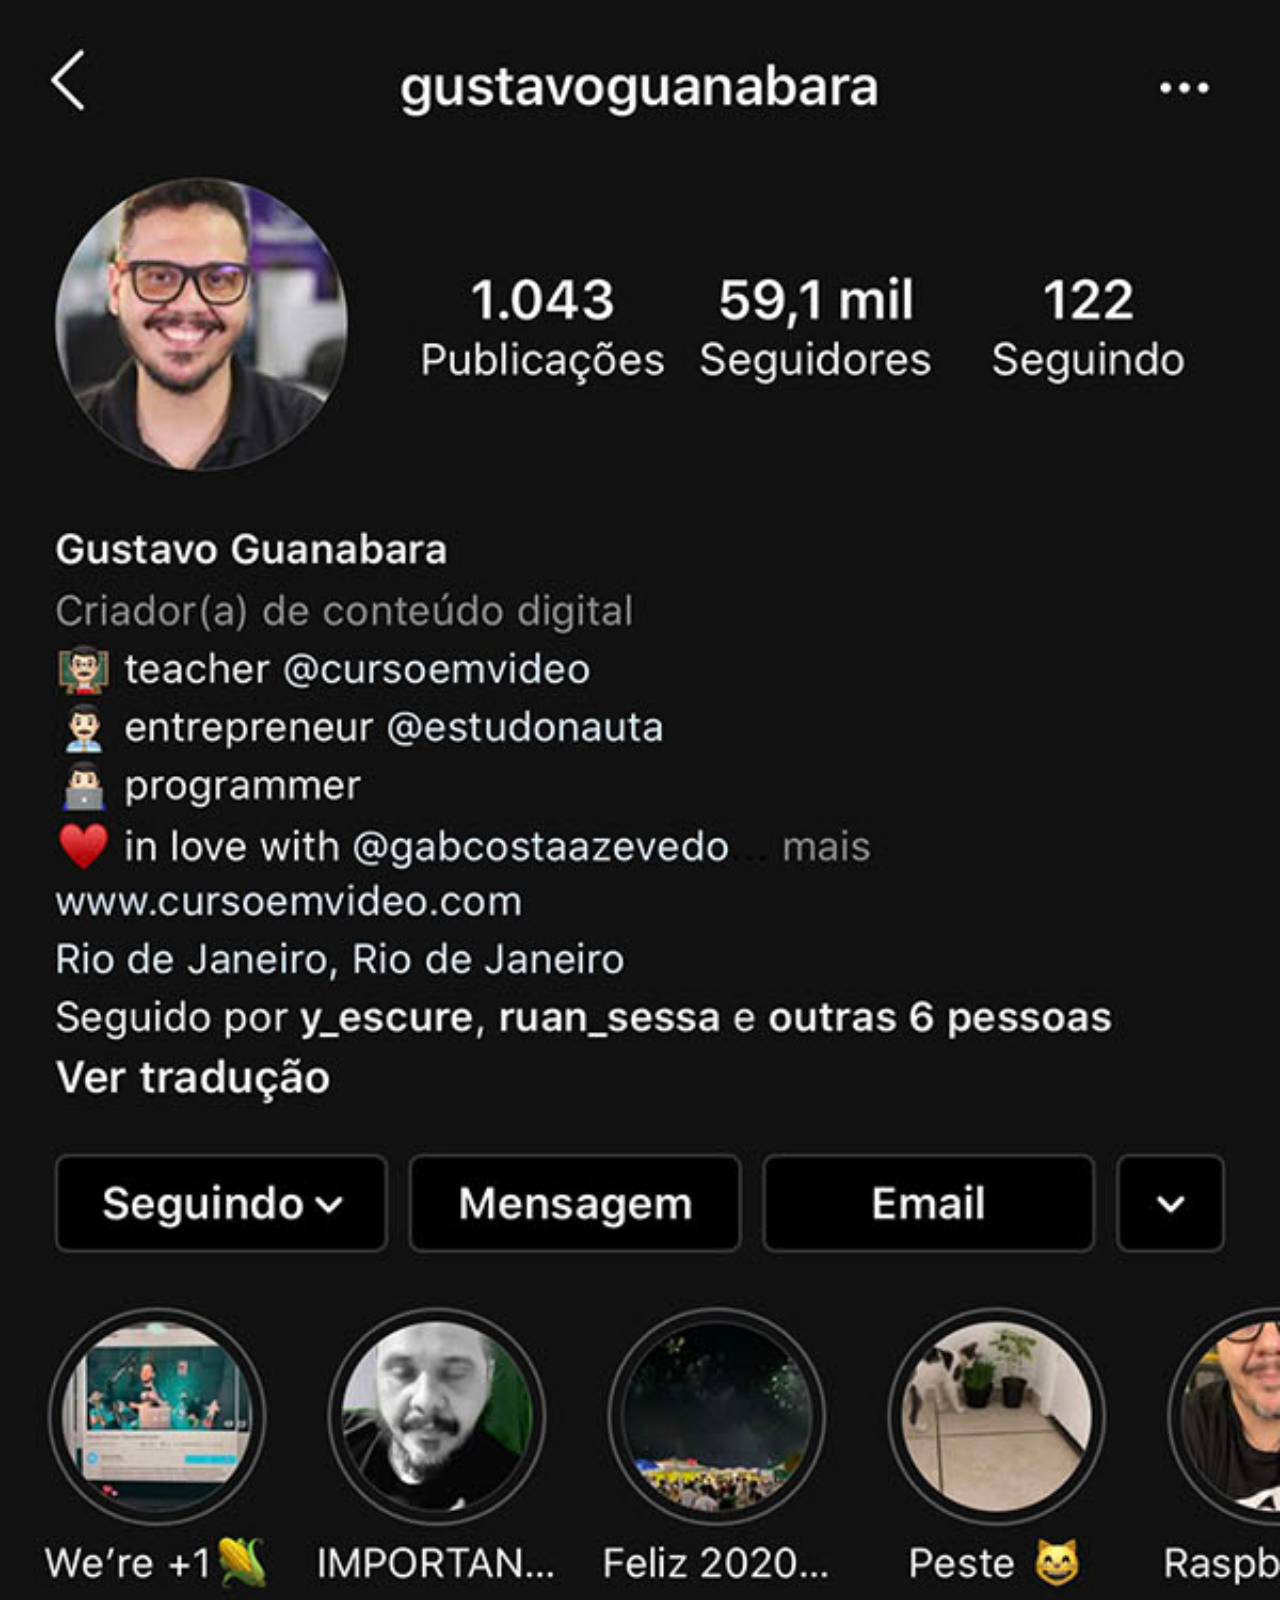
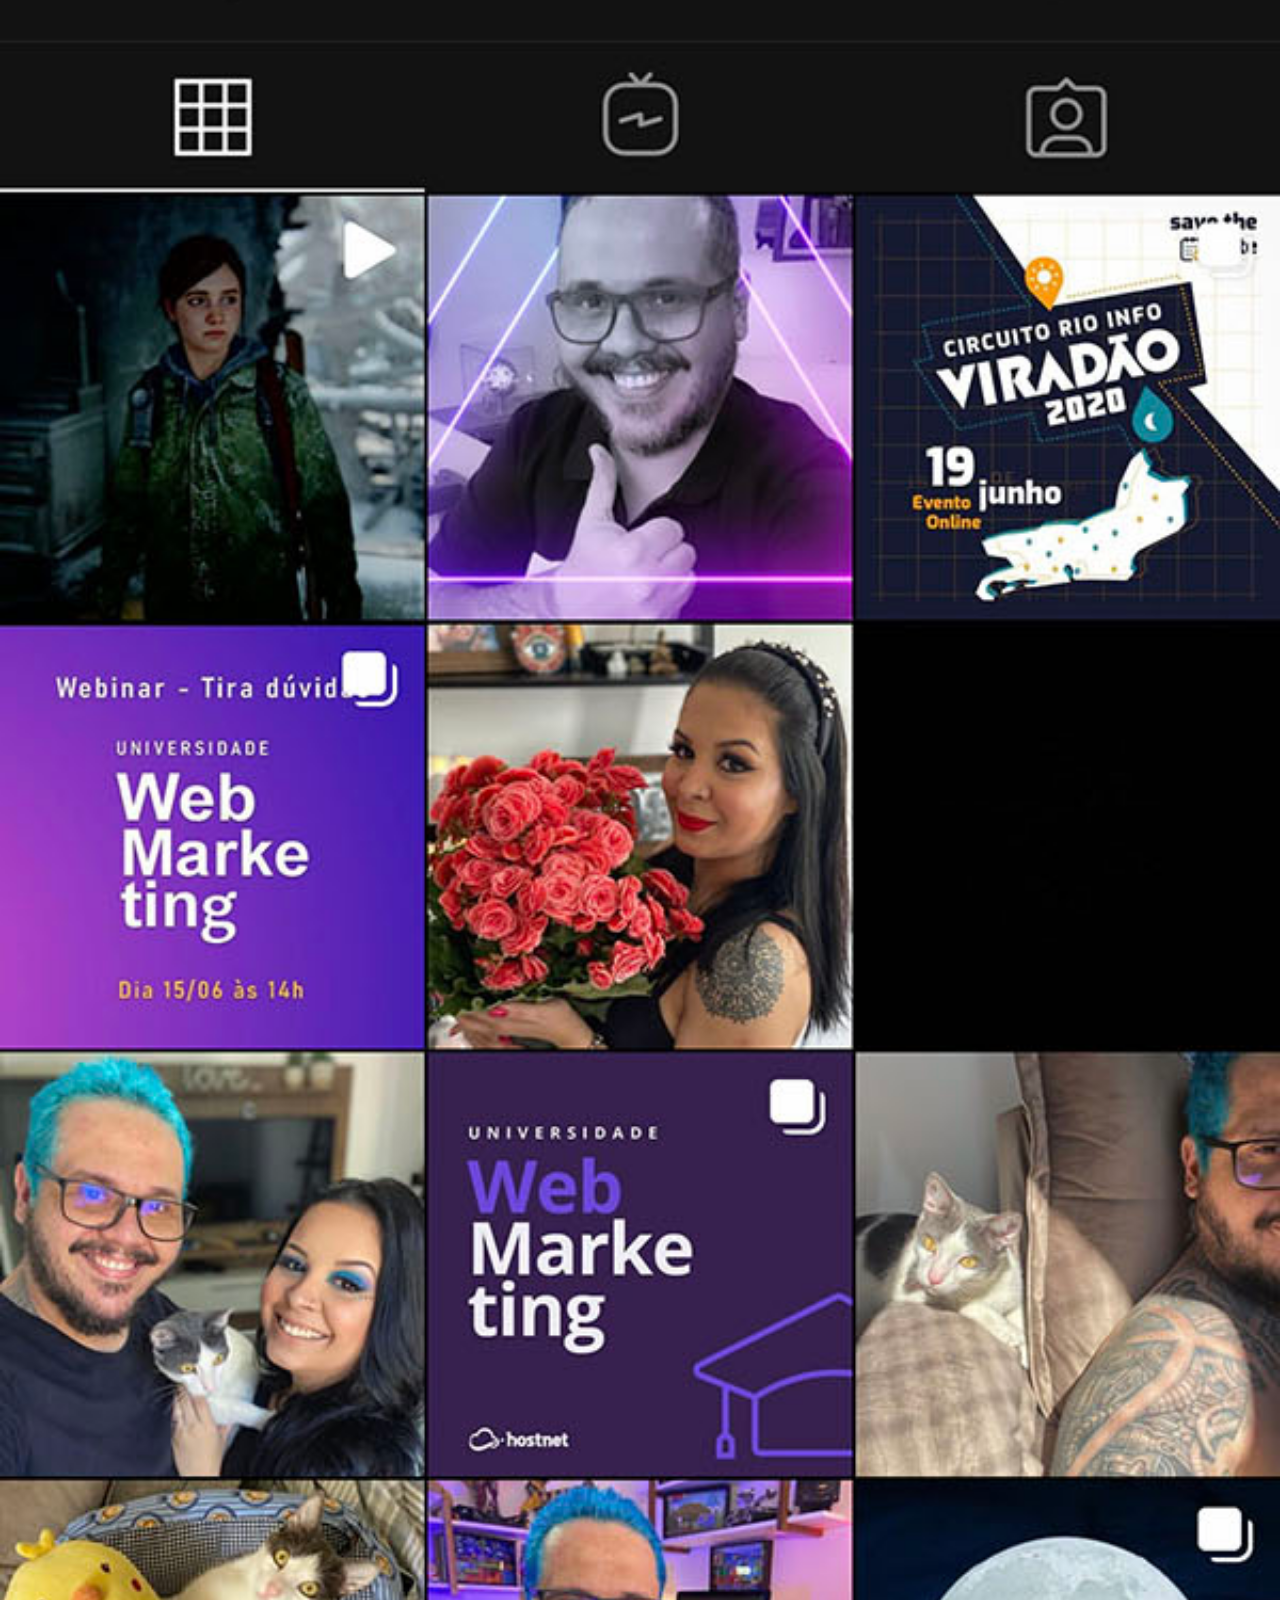
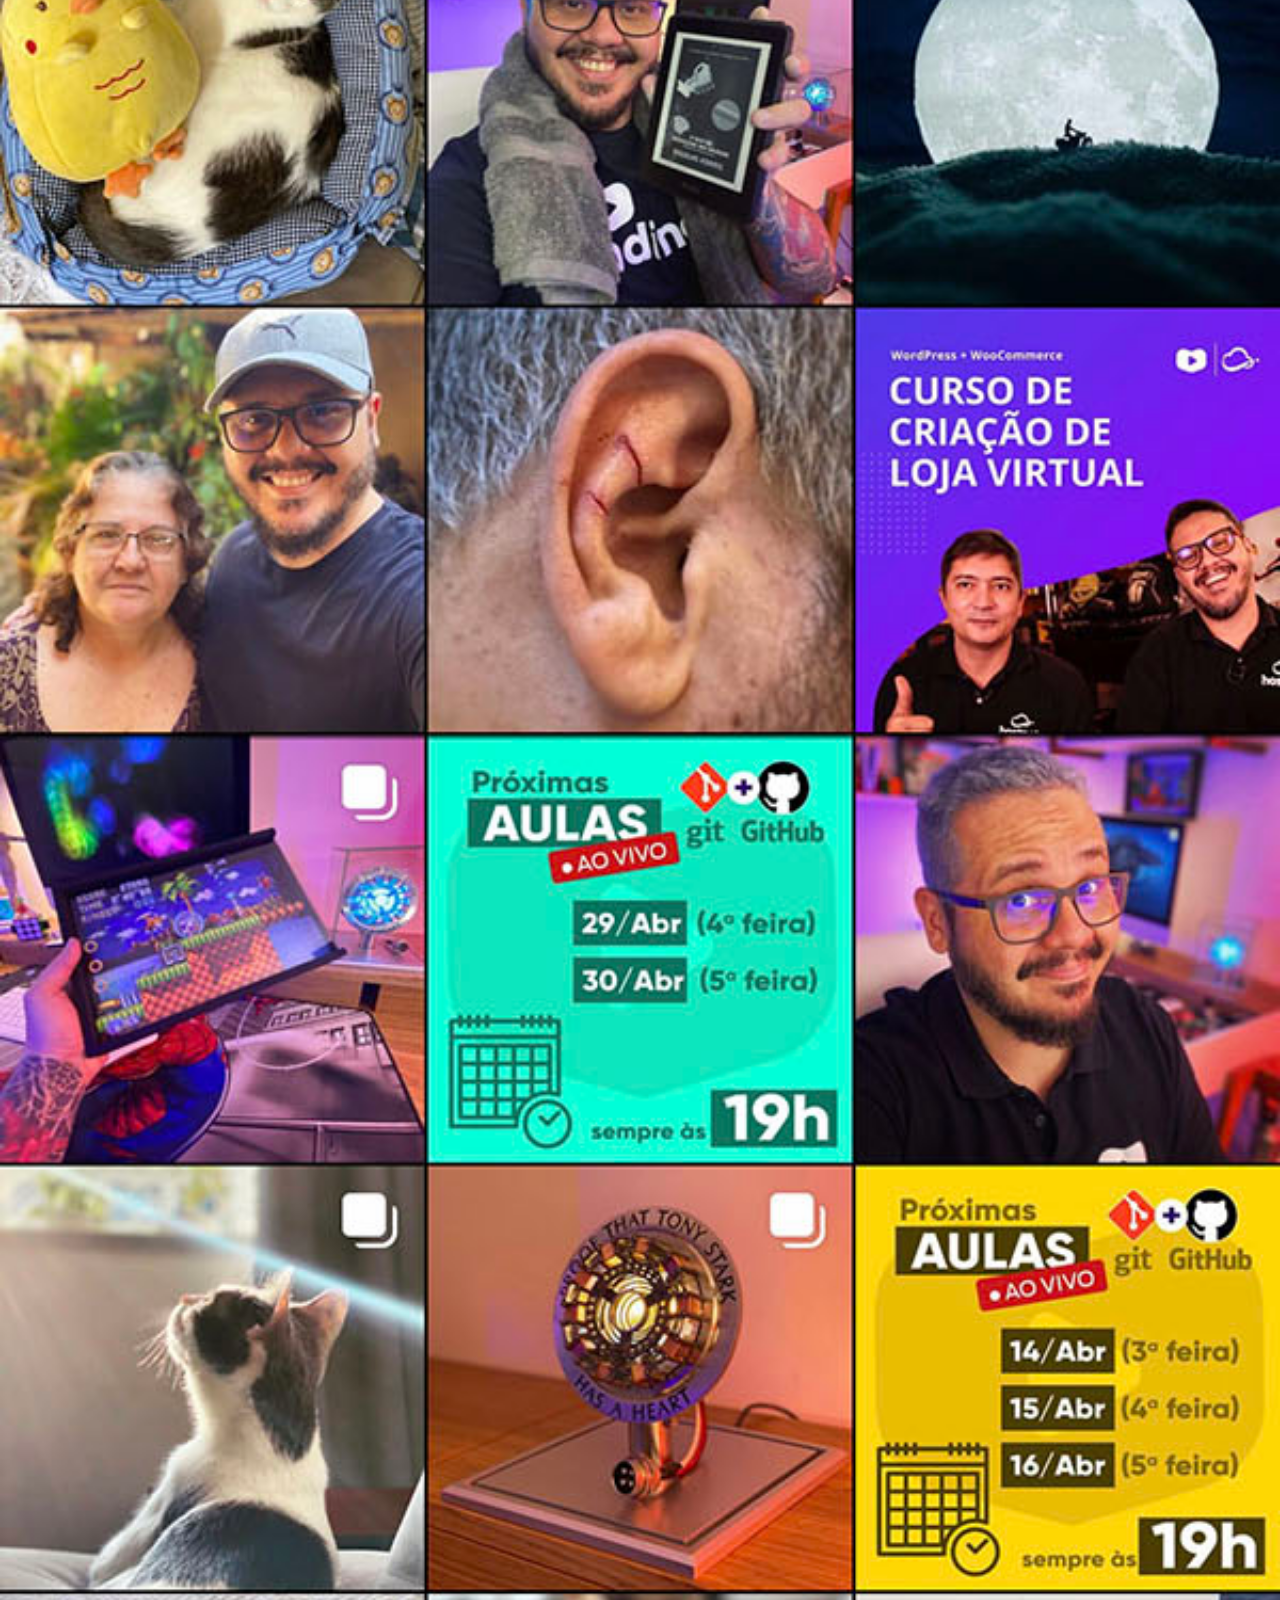
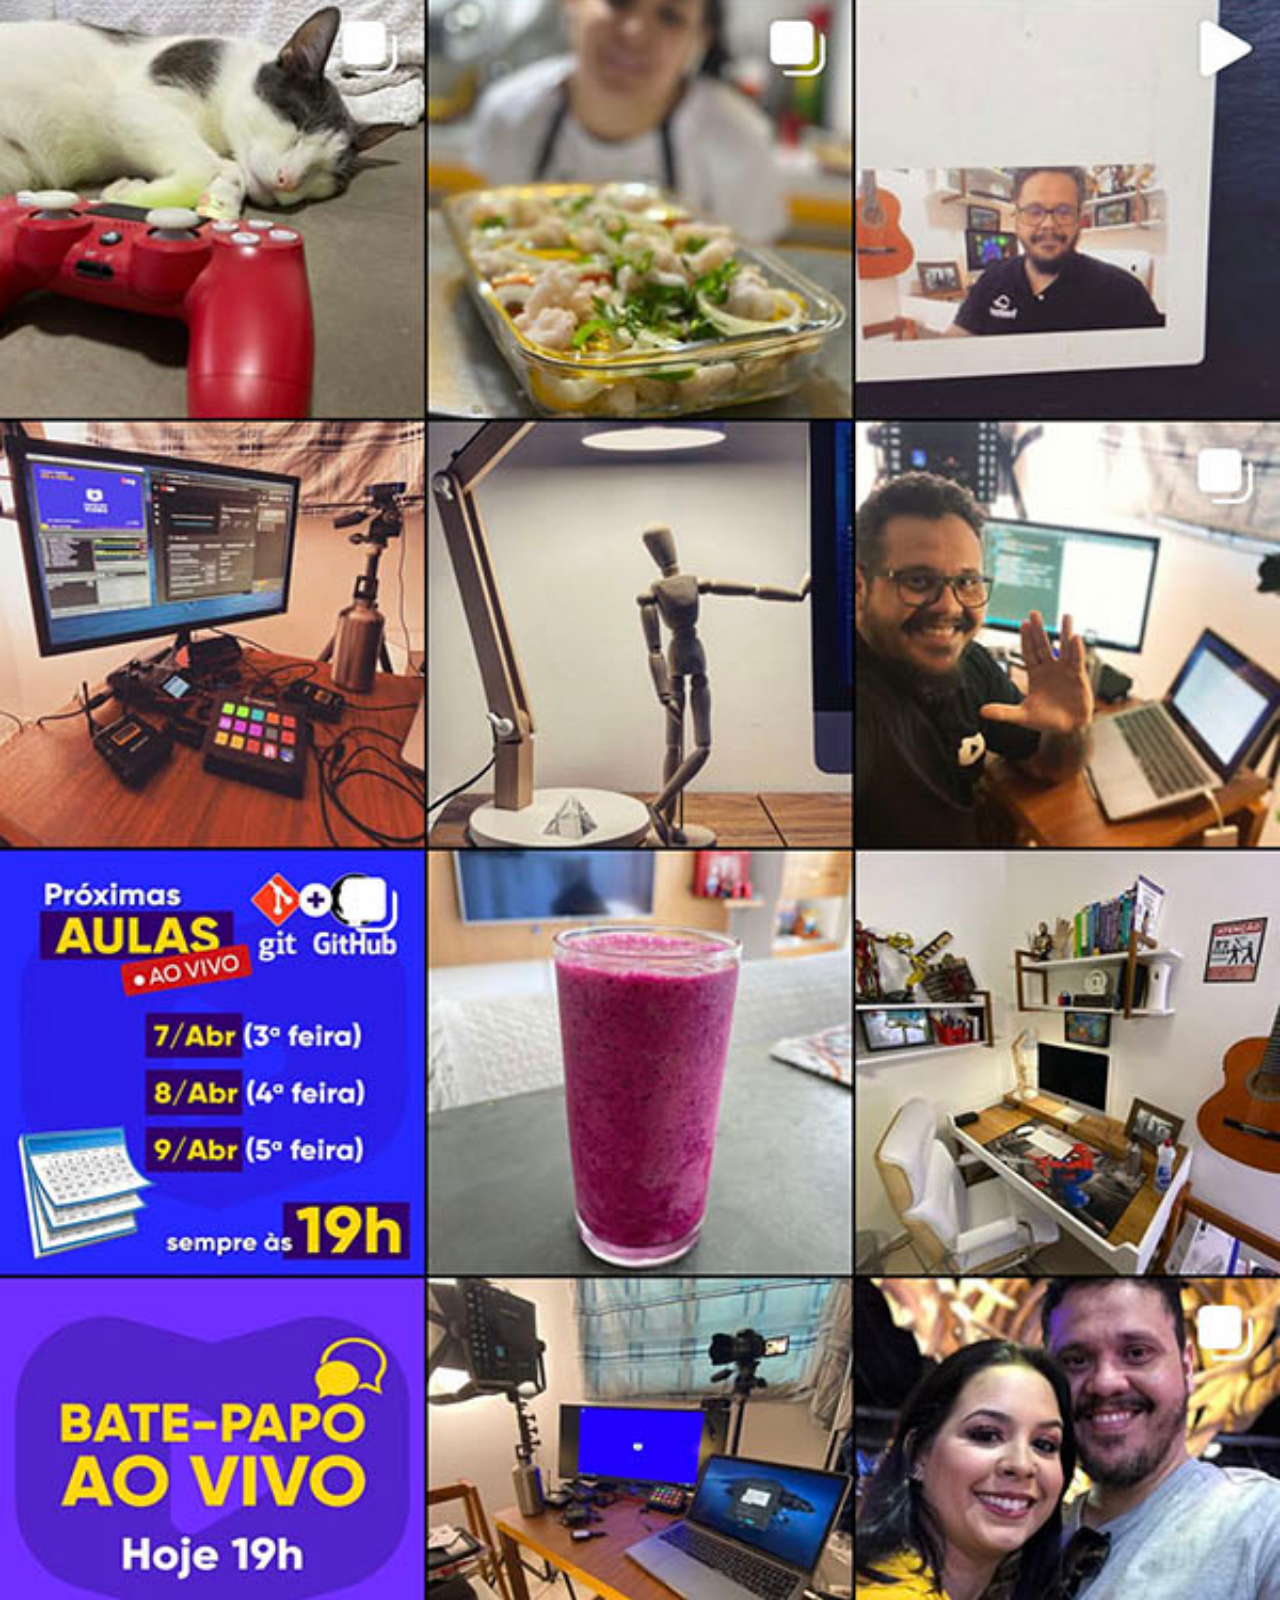
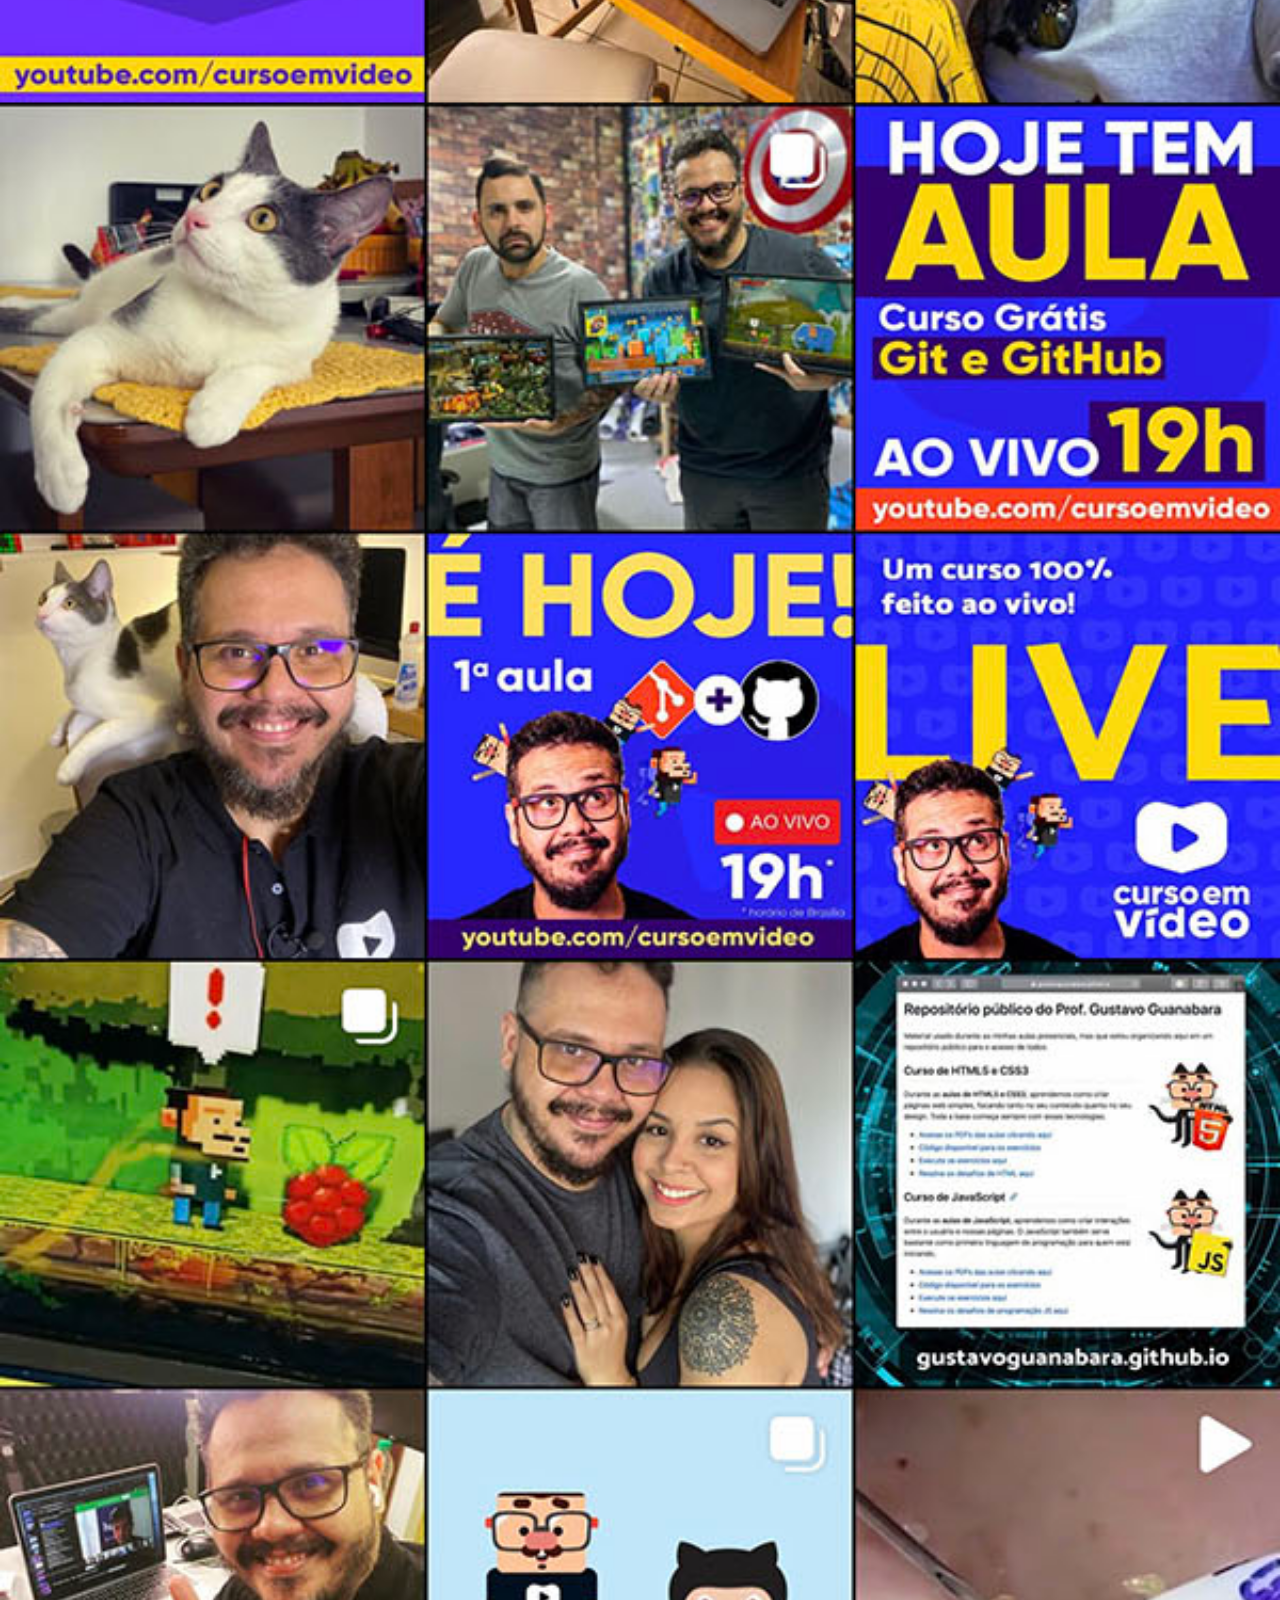
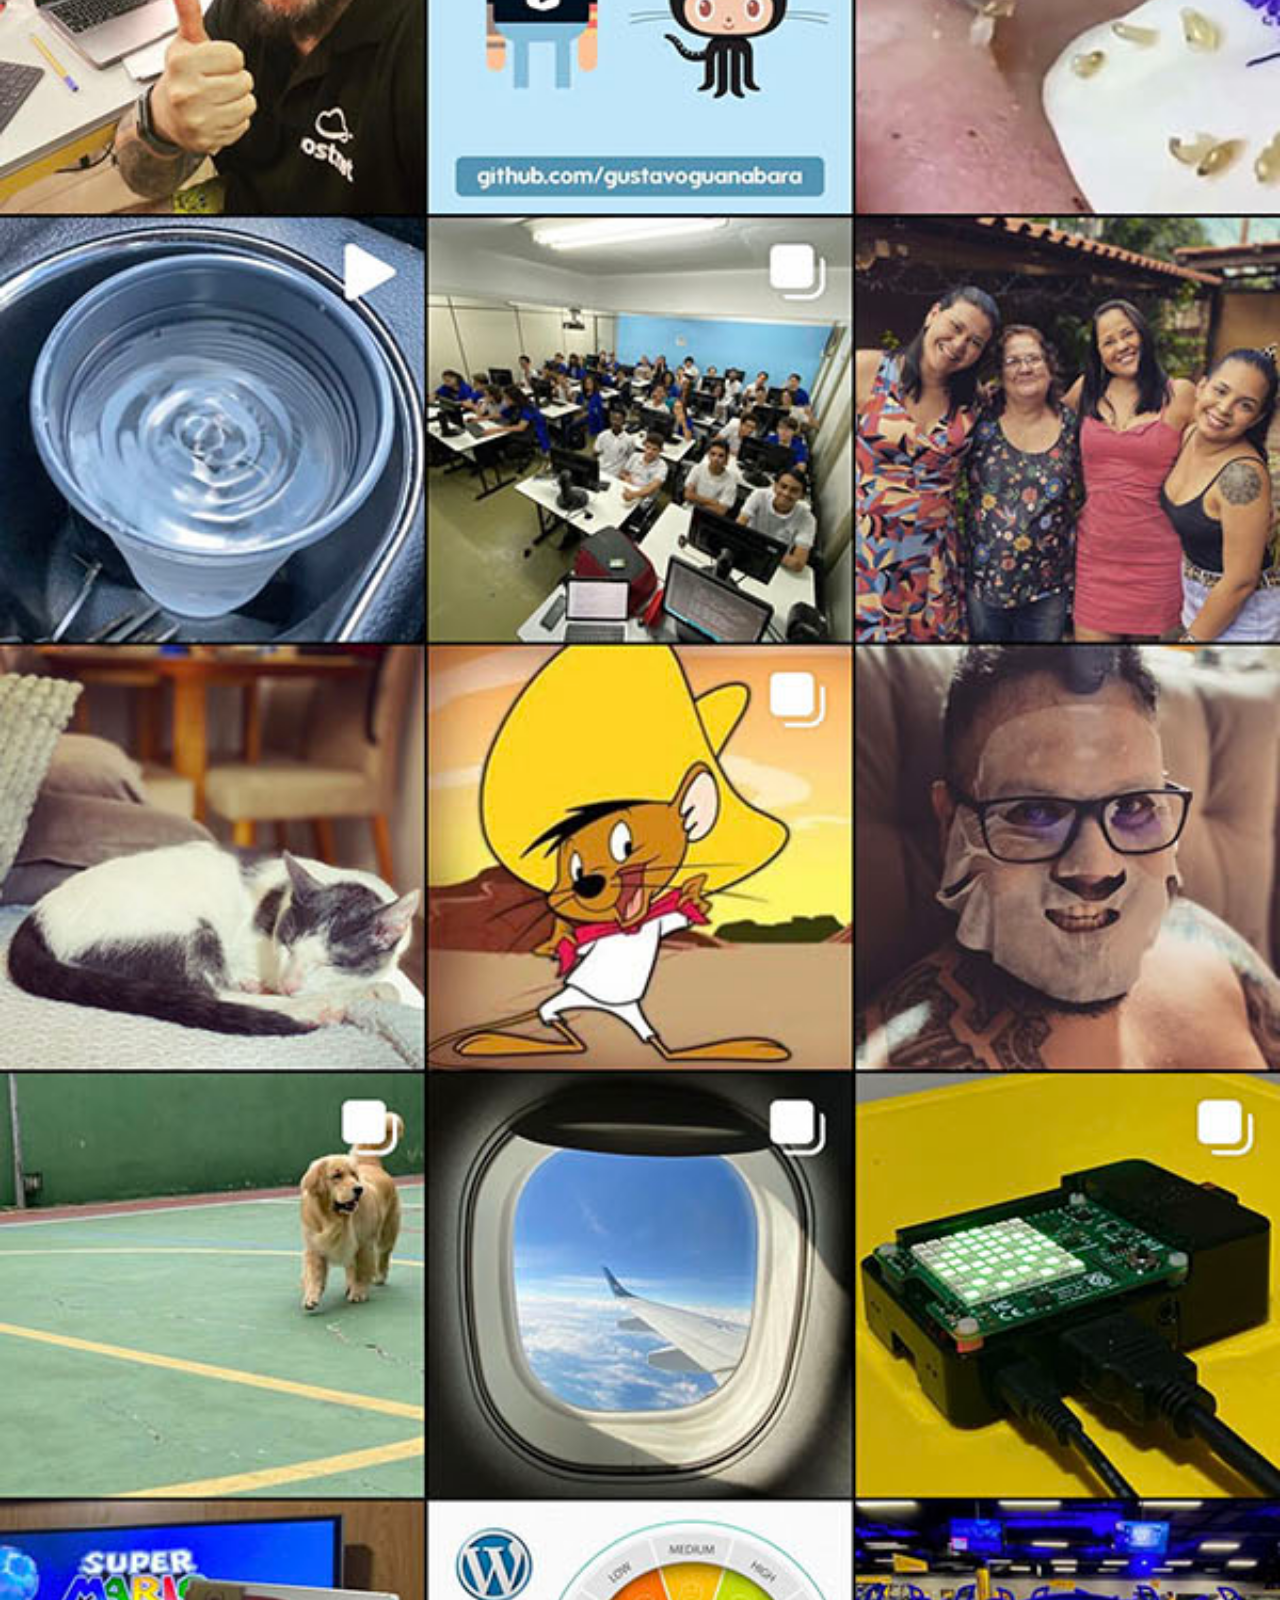
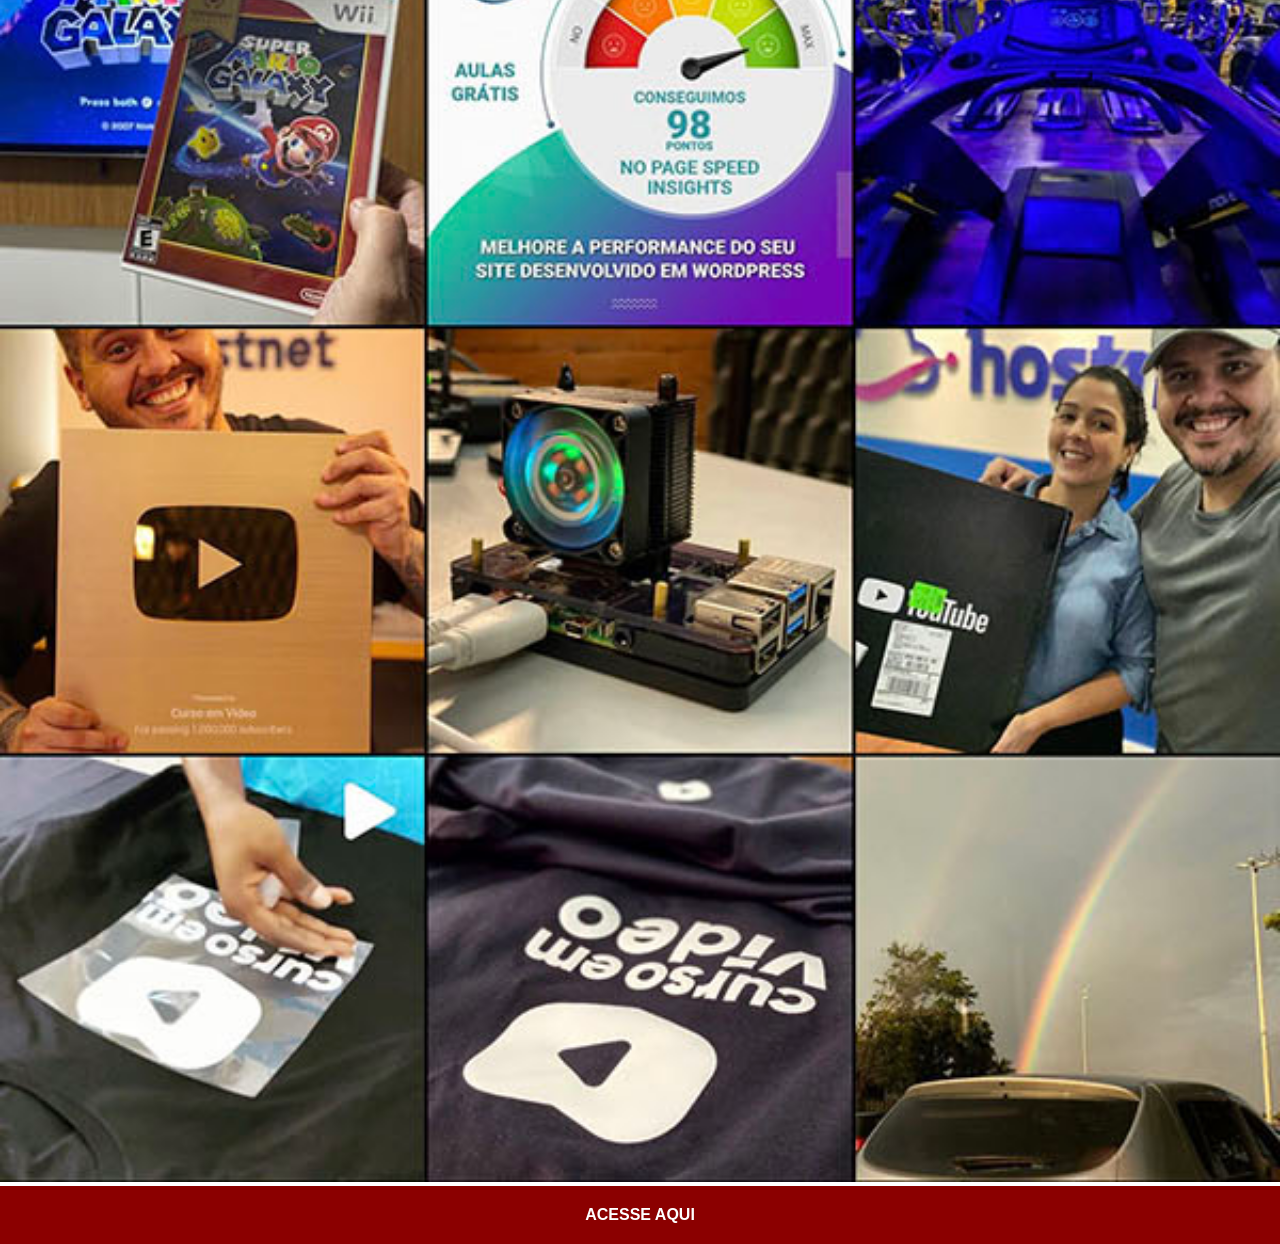
<file: instagram.html>
<!DOCTYPE html>
<html lang="pt-br">
<head>
    <meta charset="UTF-8">
    <meta name="viewport" content="width=device-width, initial-scale=1.0">
    <title>Instagram</title>

    <link rel="stylesheet" href="estilos/social.css">
</head>
<body>
    <img src="imagens/tela-instagram.jpg" alt="">

    <a href="#">
        ACESSE AQUI
    </a>
</body>
</html>
</file>
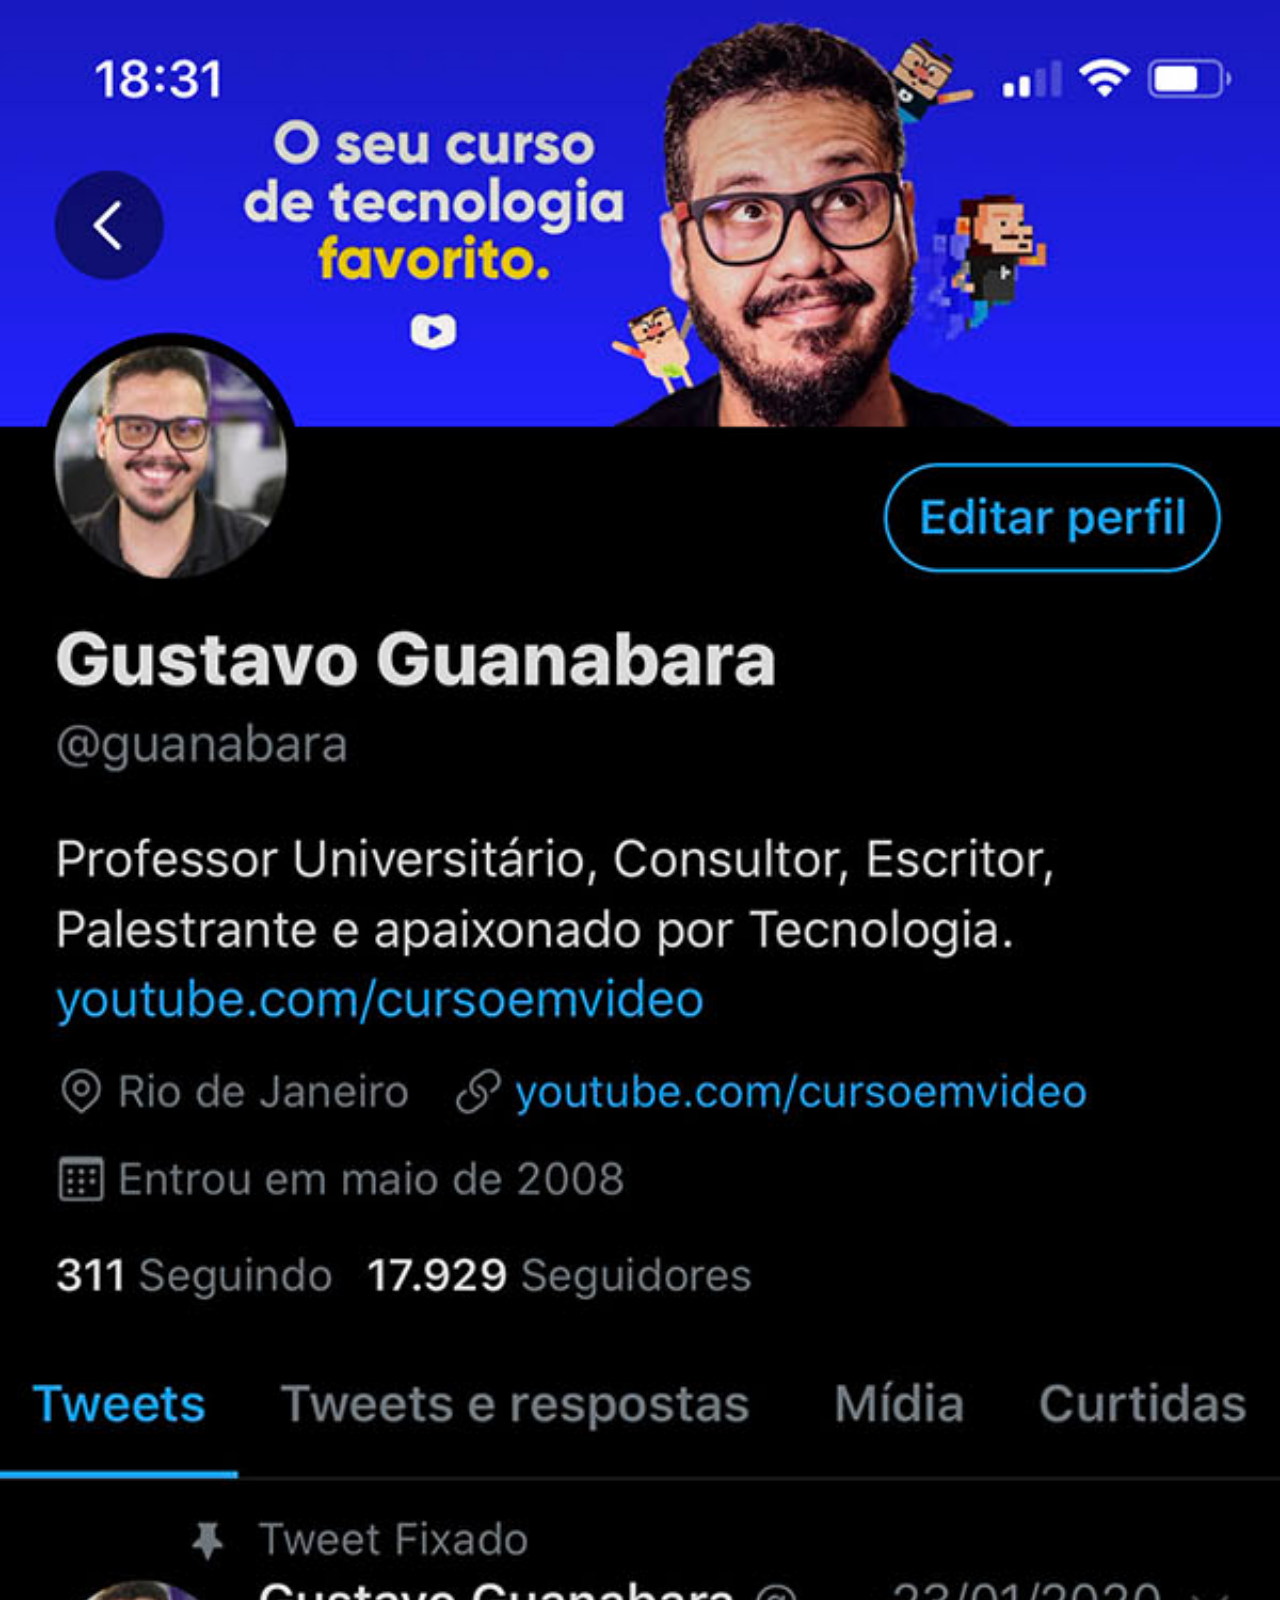
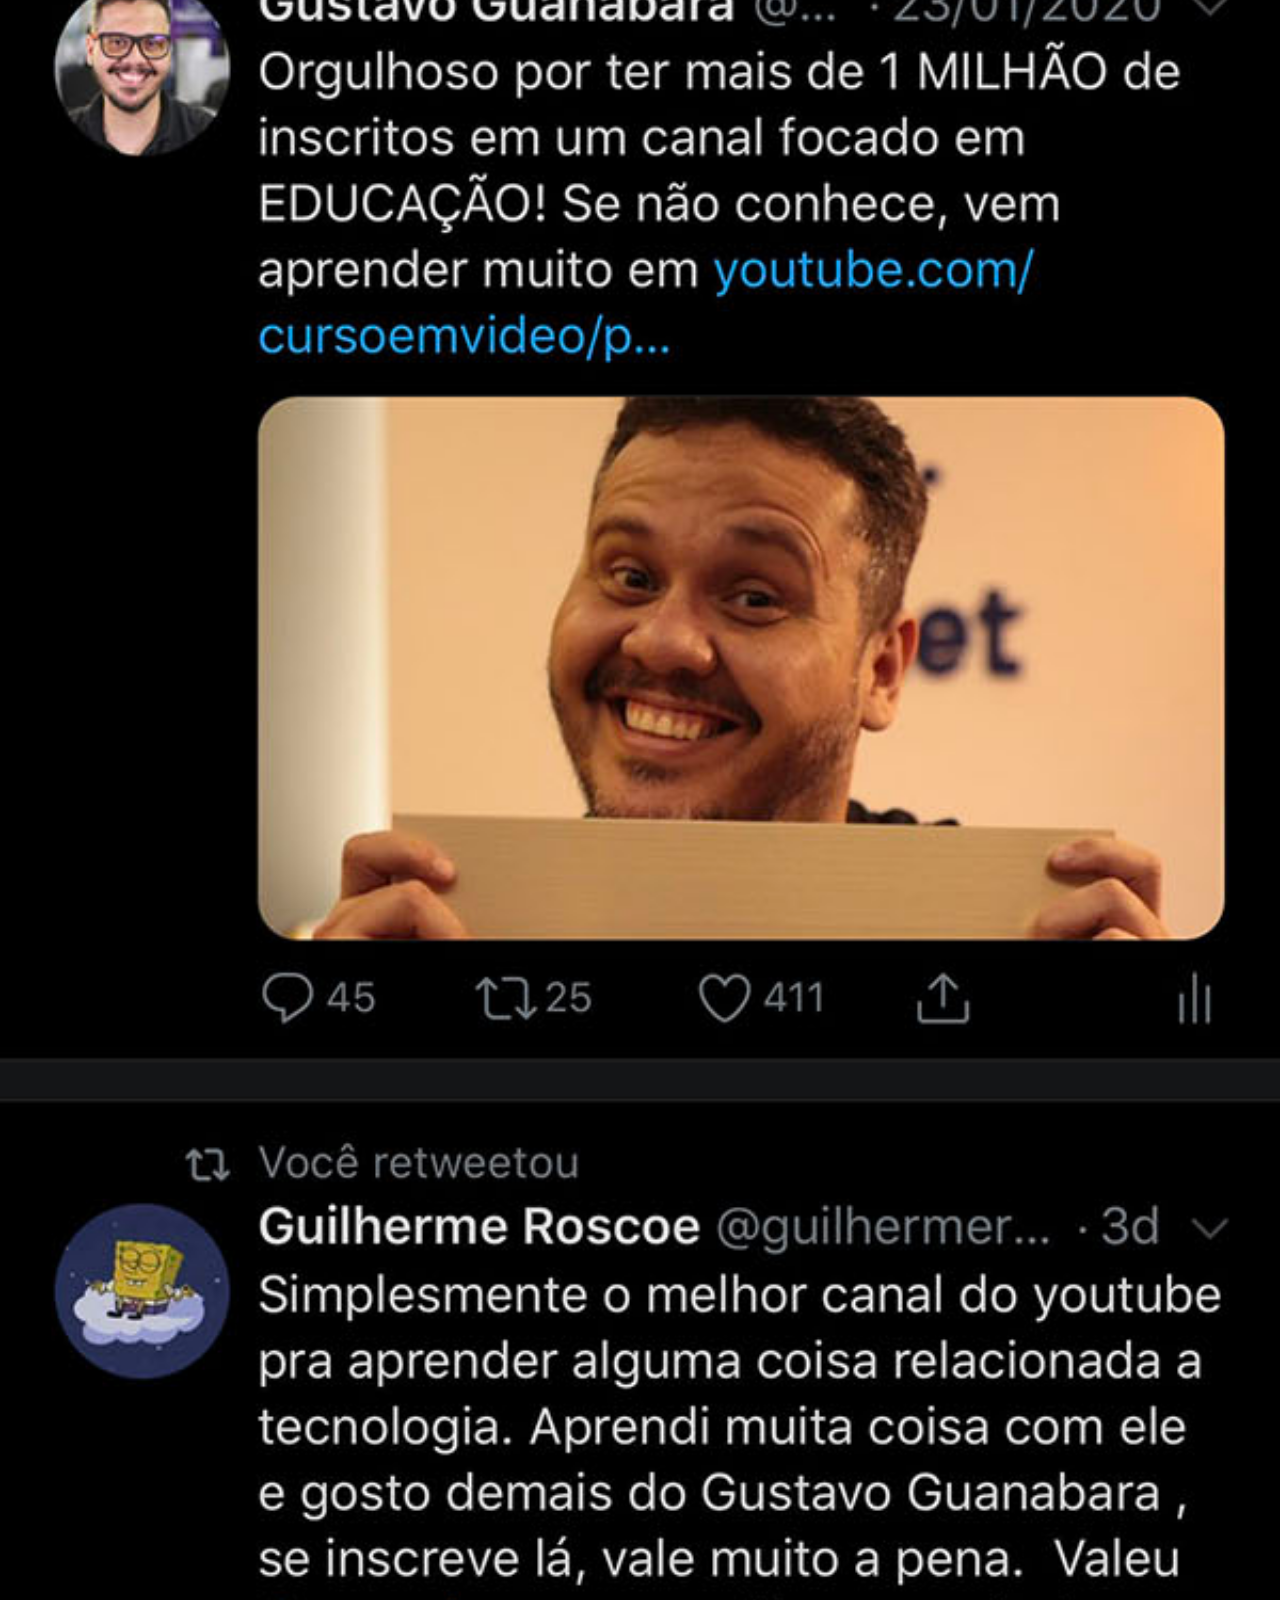
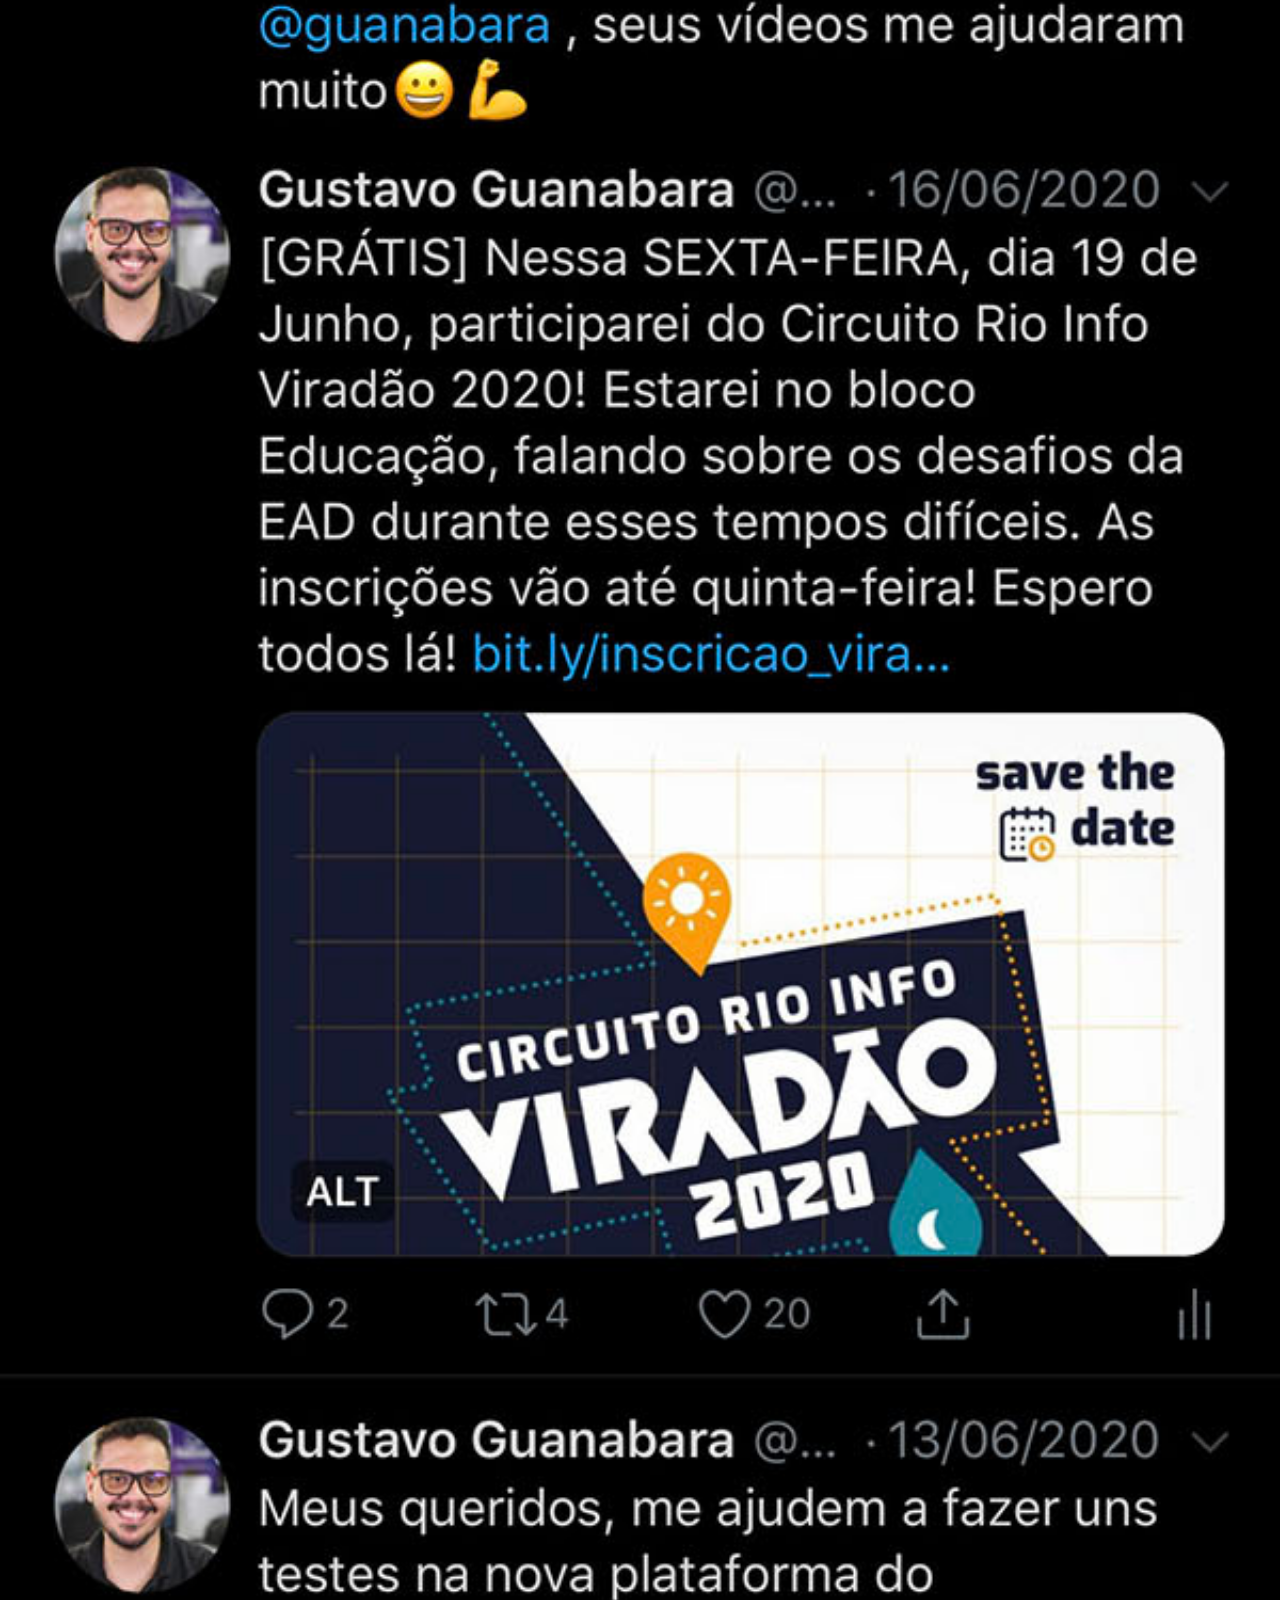
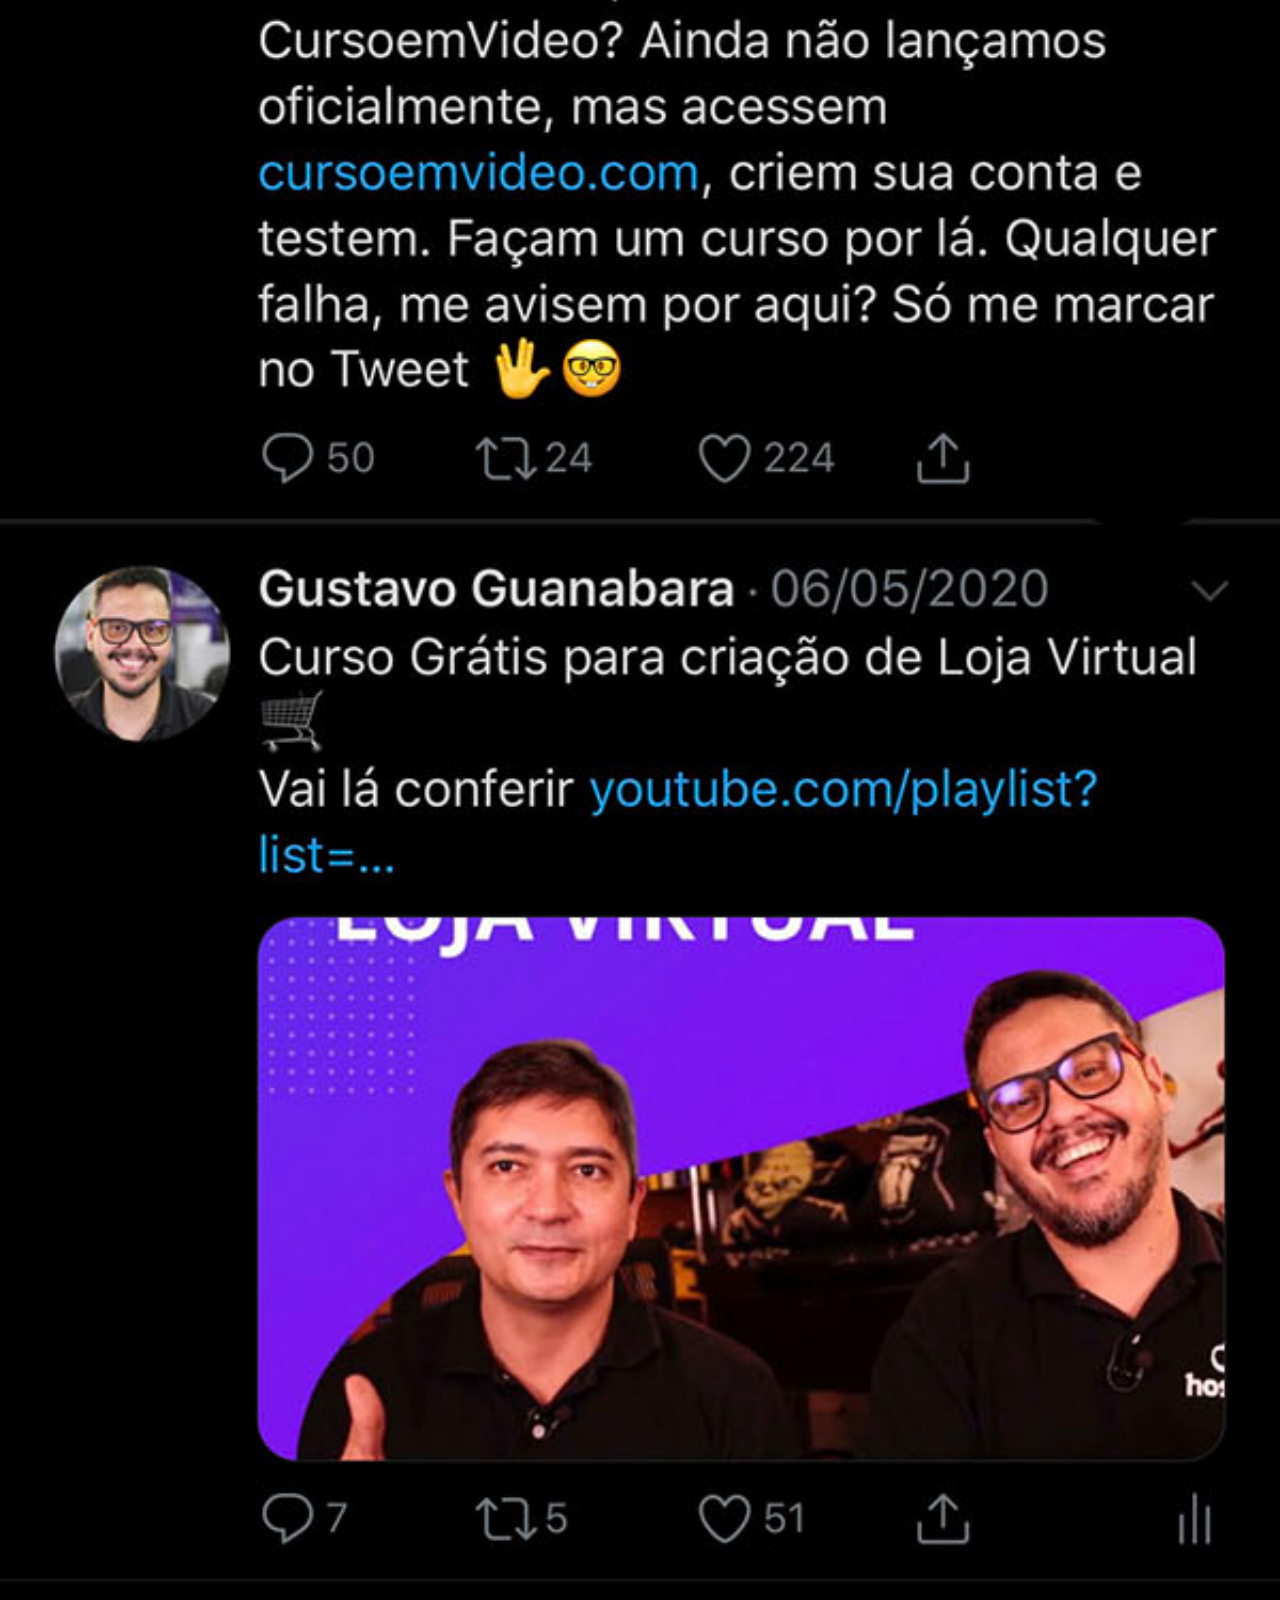
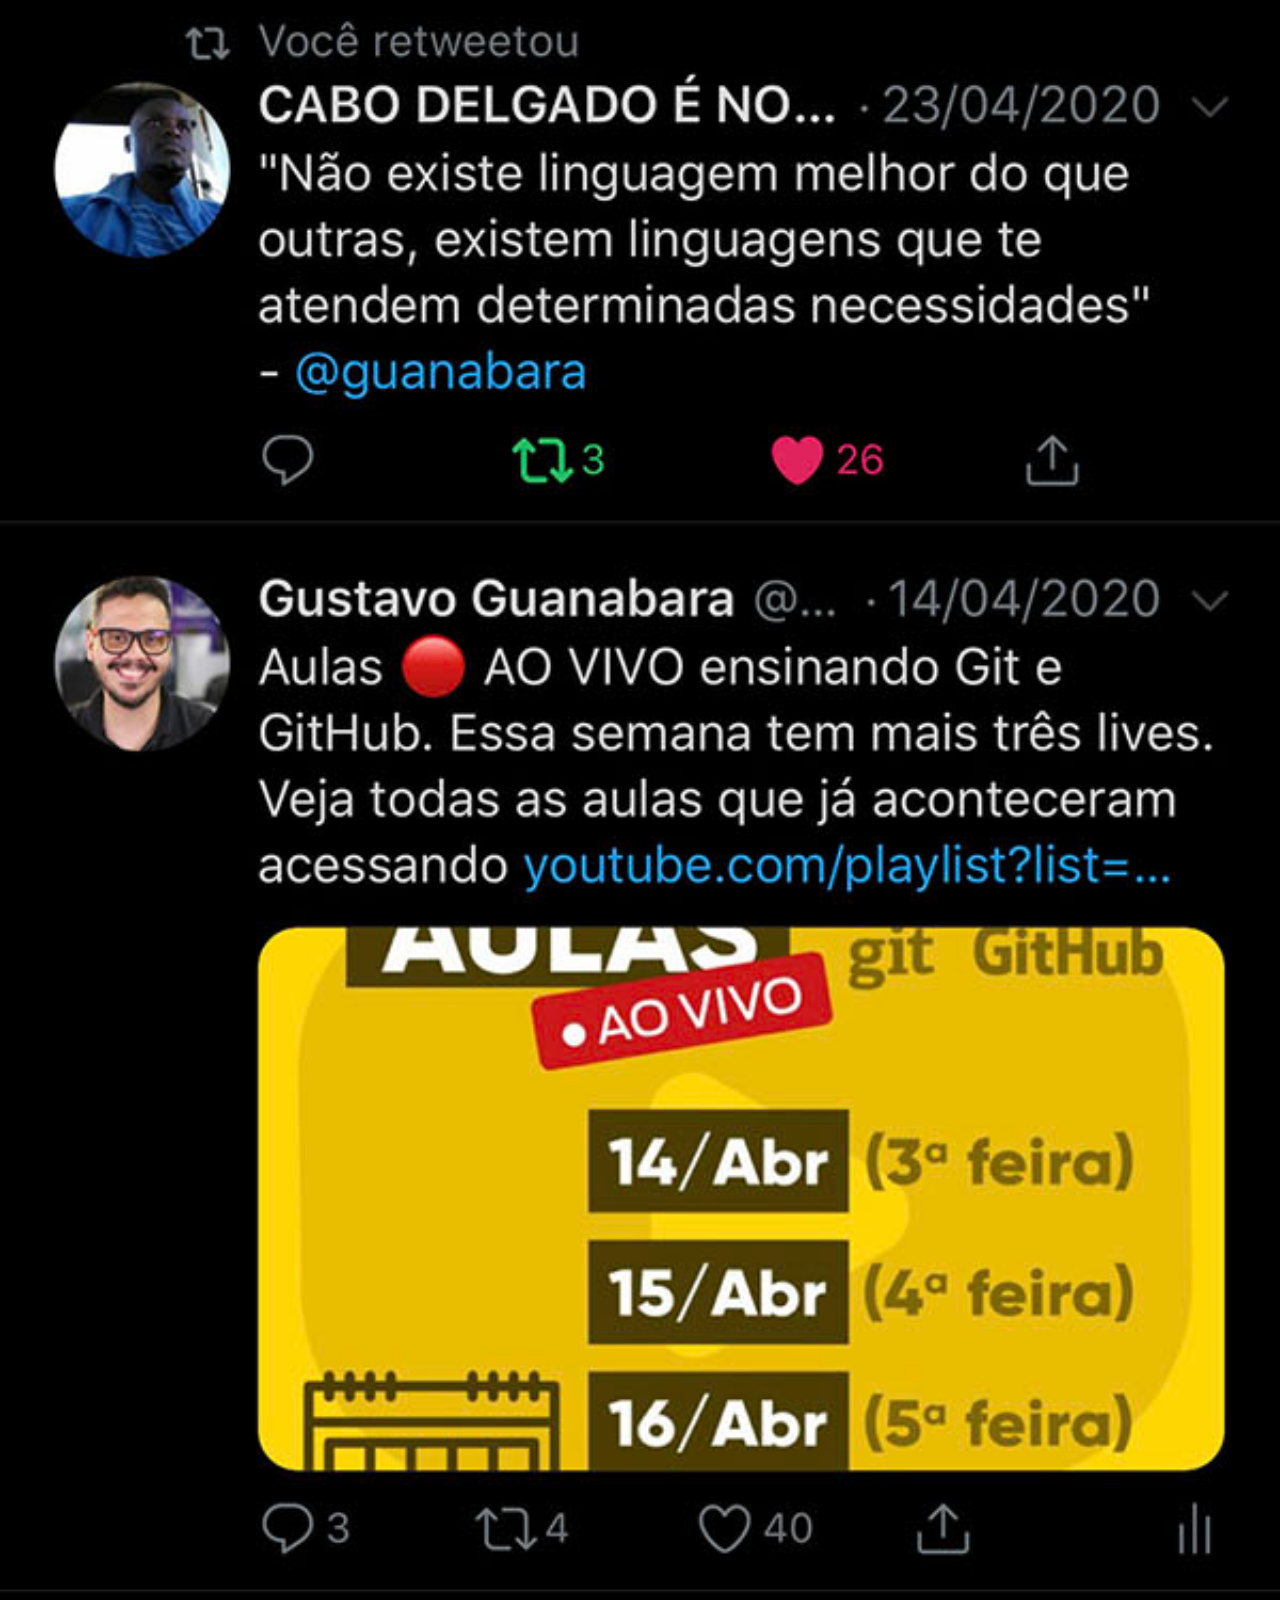
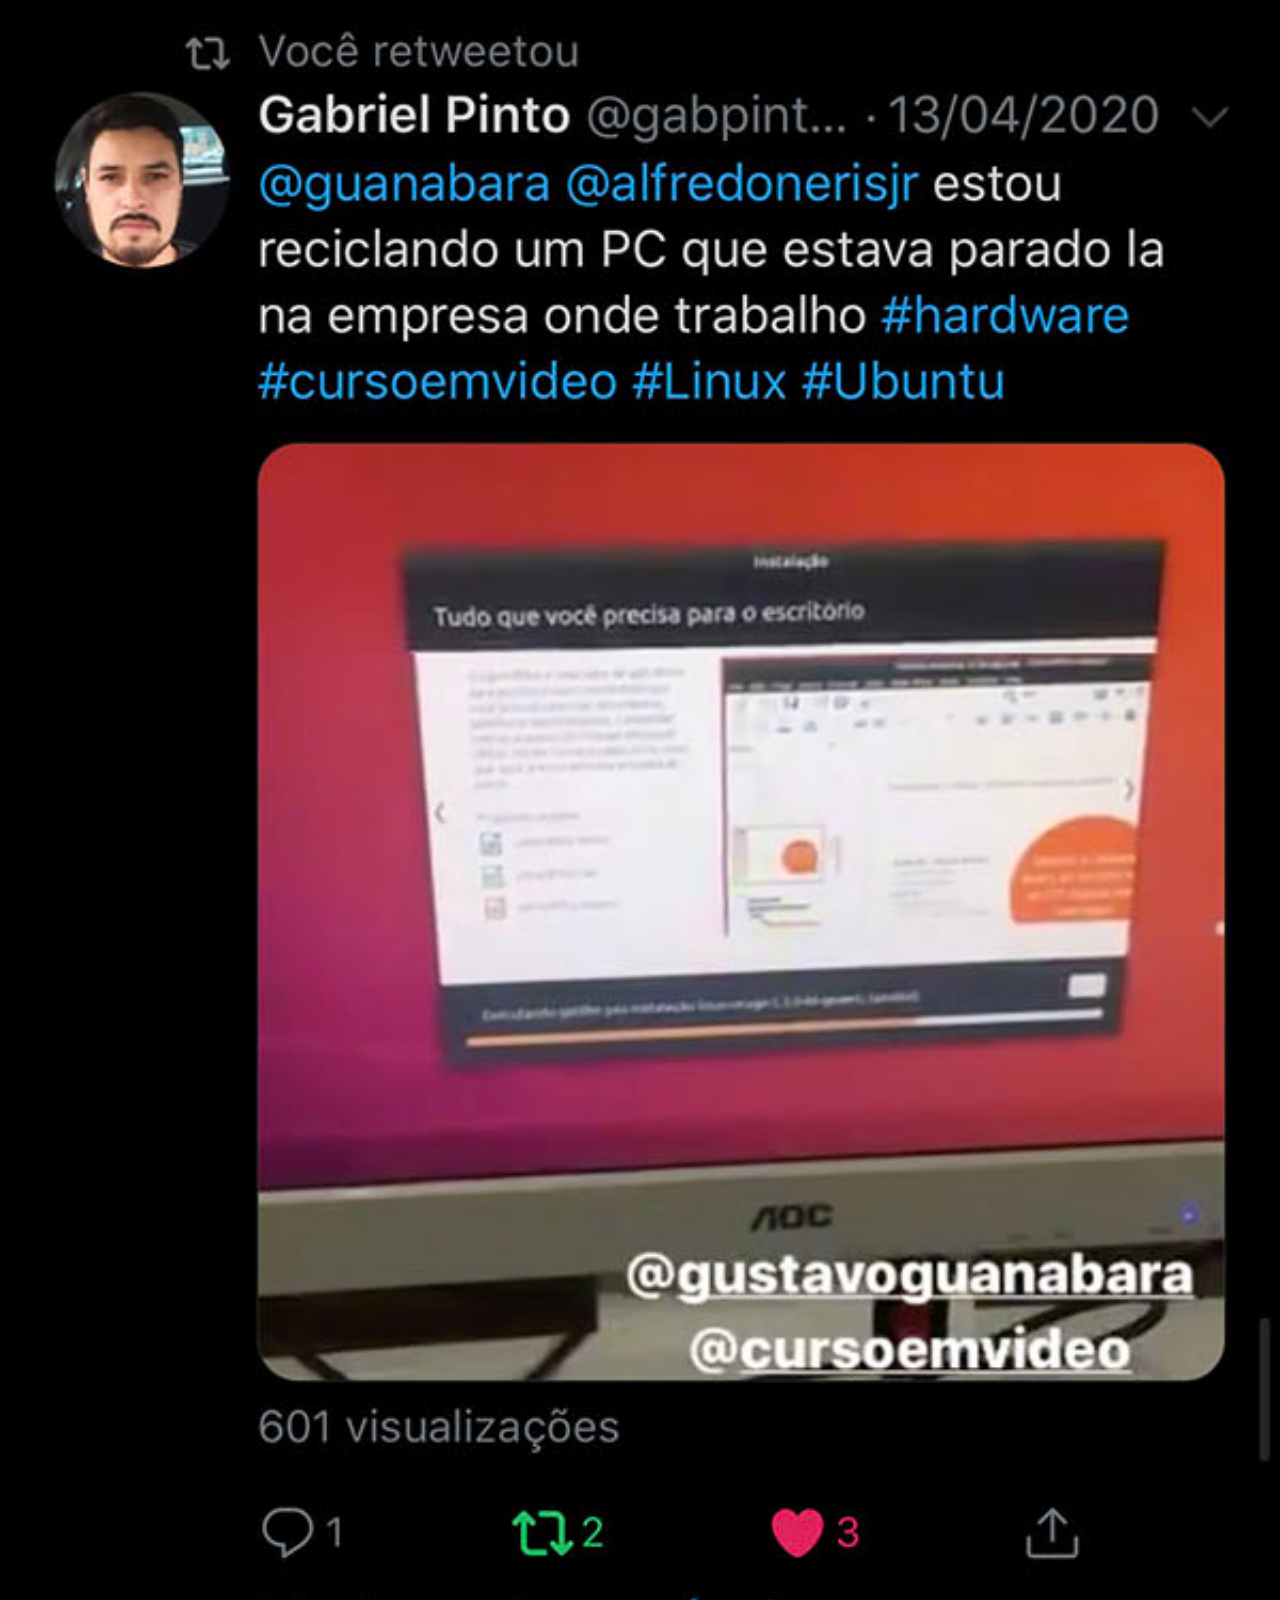
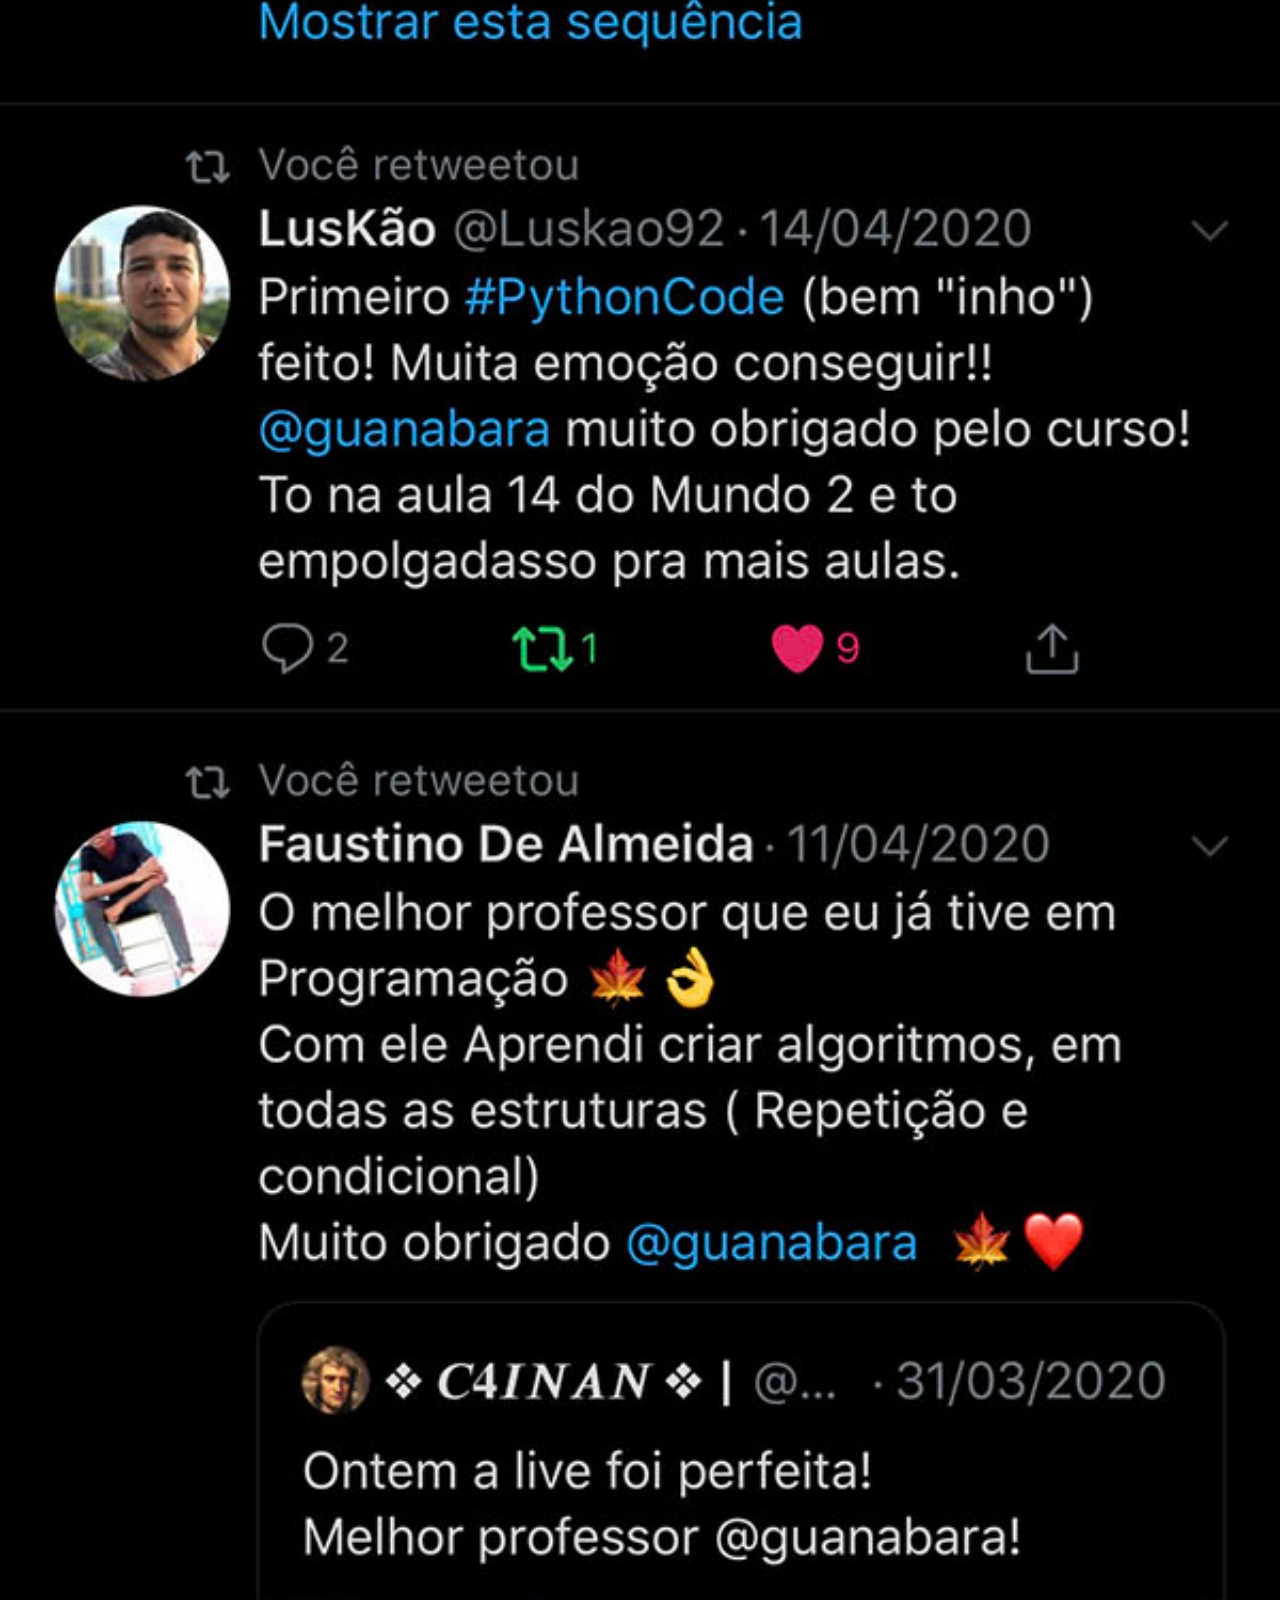
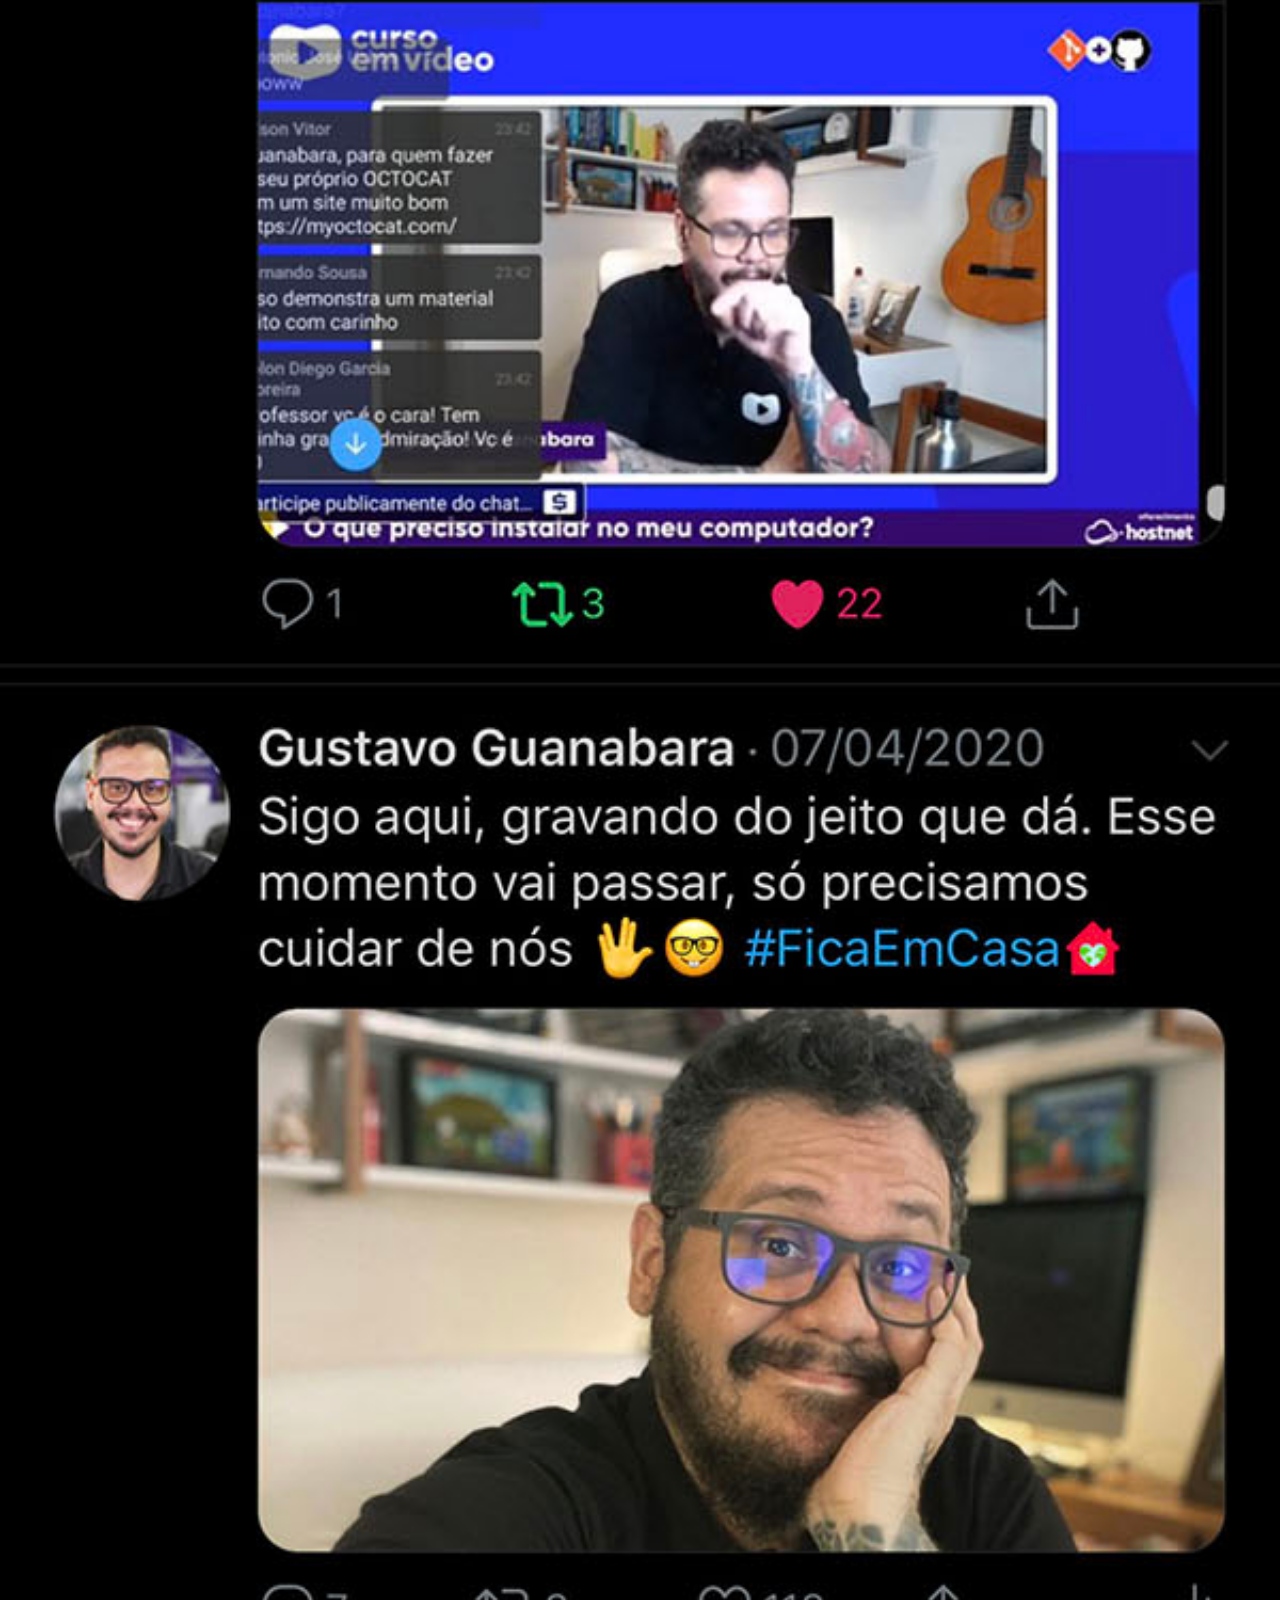
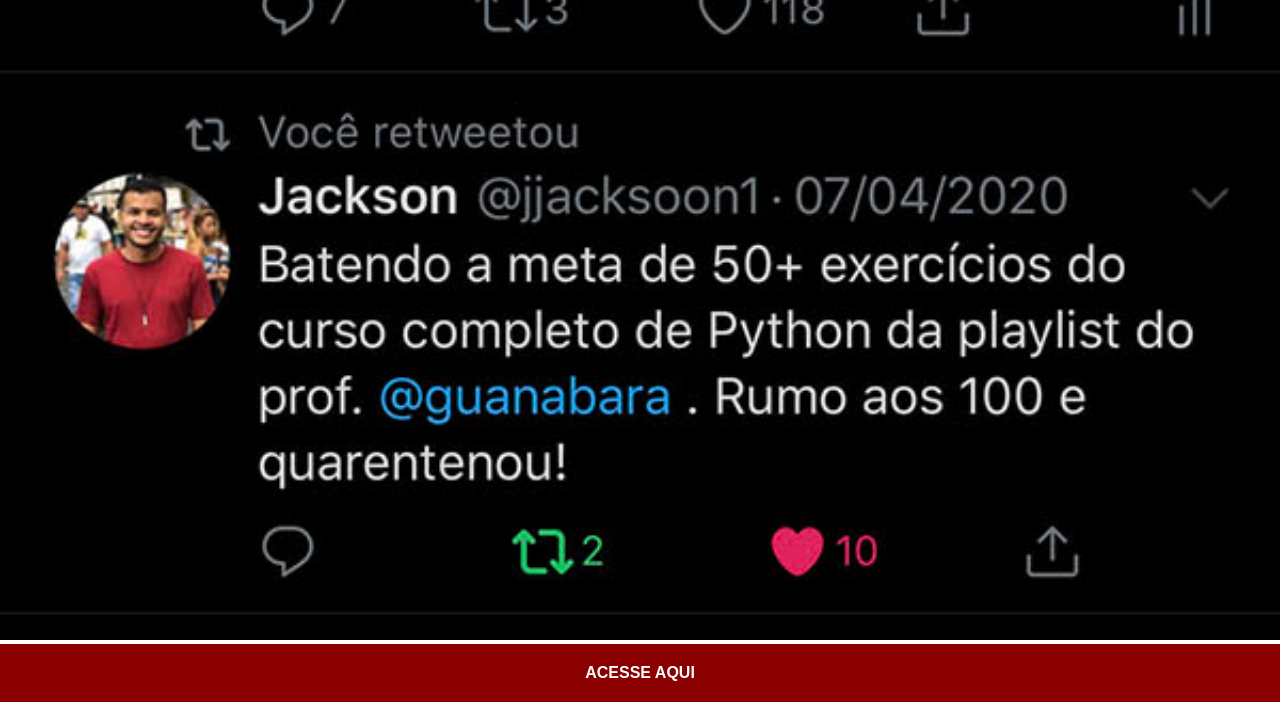
<file: twitter.html>
<!DOCTYPE html>
<html lang="pt-br">
<head>
    <meta charset="UTF-8">
    <meta name="viewport" content="width=device-width, initial-scale=1.0">
    <title>Twitter</title>

    <link rel="stylesheet" href="estilos/social.css">
</head>
<body>
    <img src="imagens/tela-twitter.jpg" alt="">

    <a href="#">
        ACESSE AQUI
    </a>
</body>
</html>
</file>
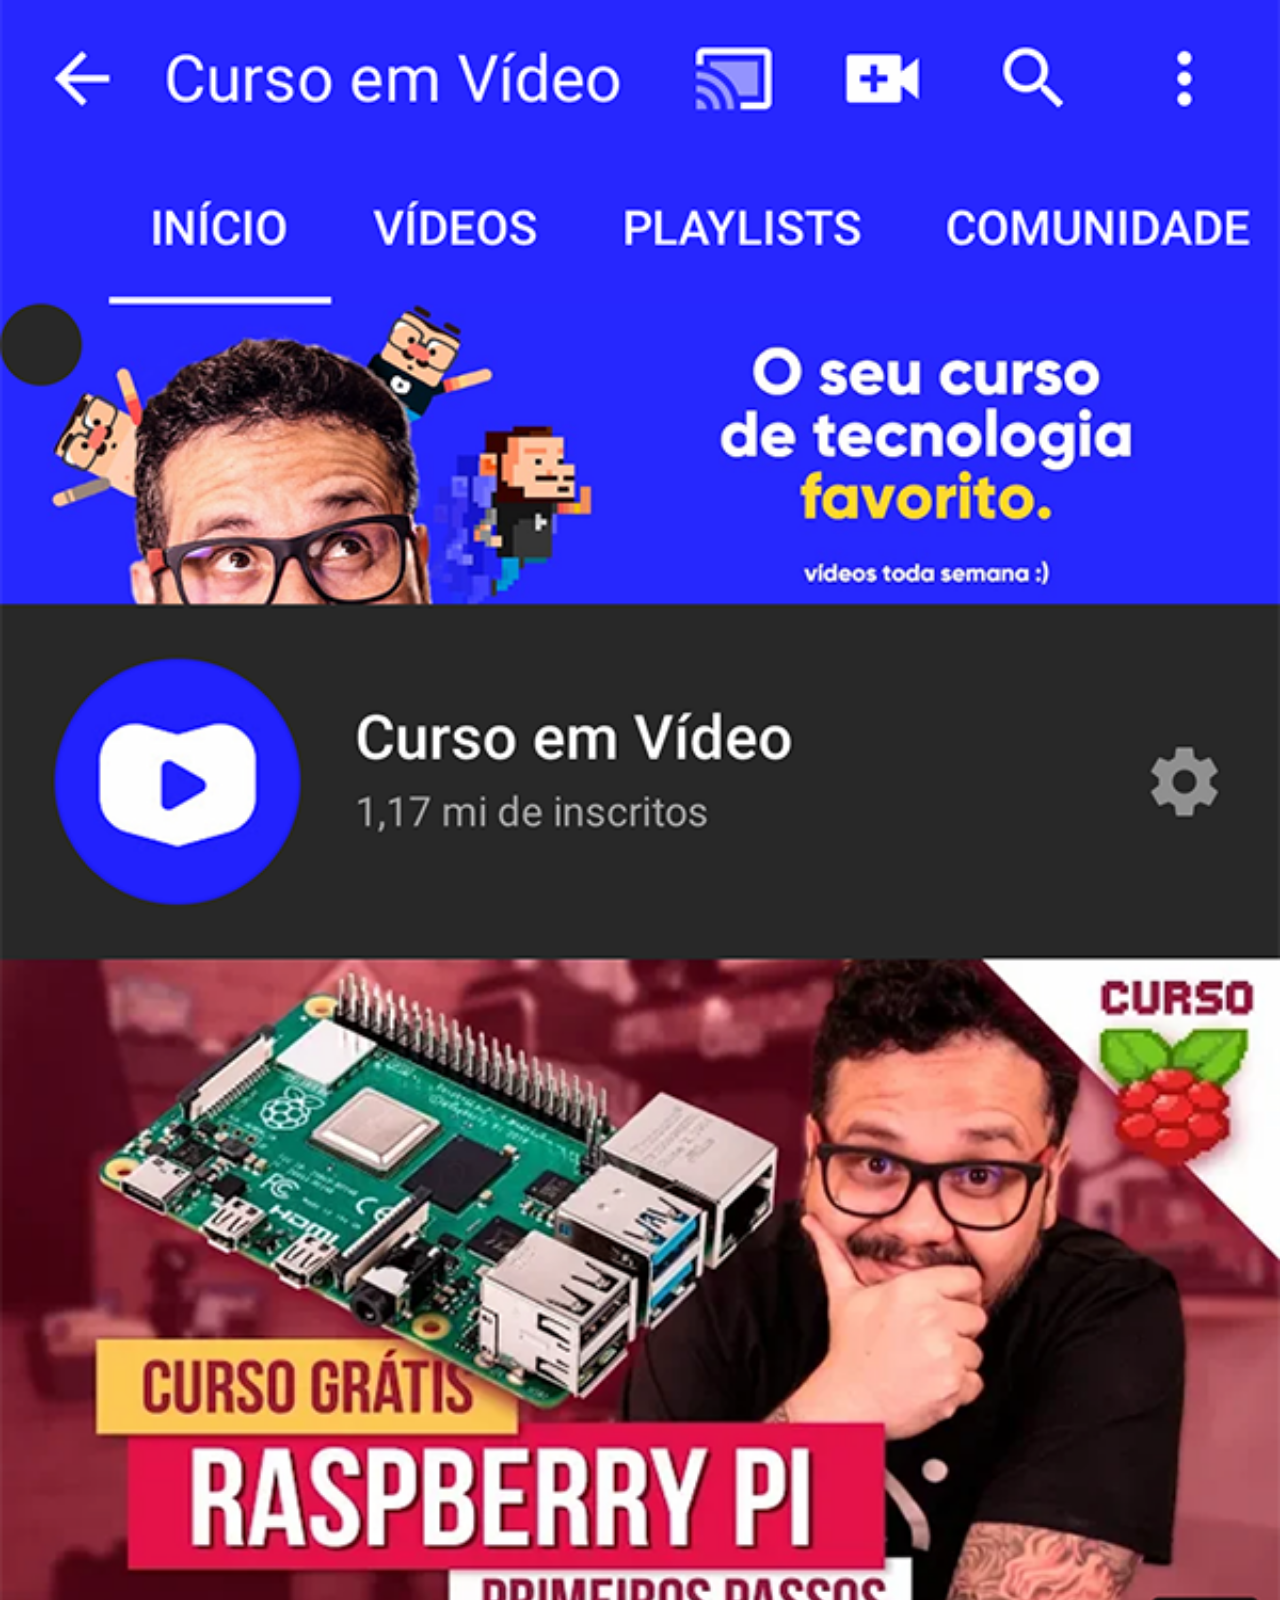
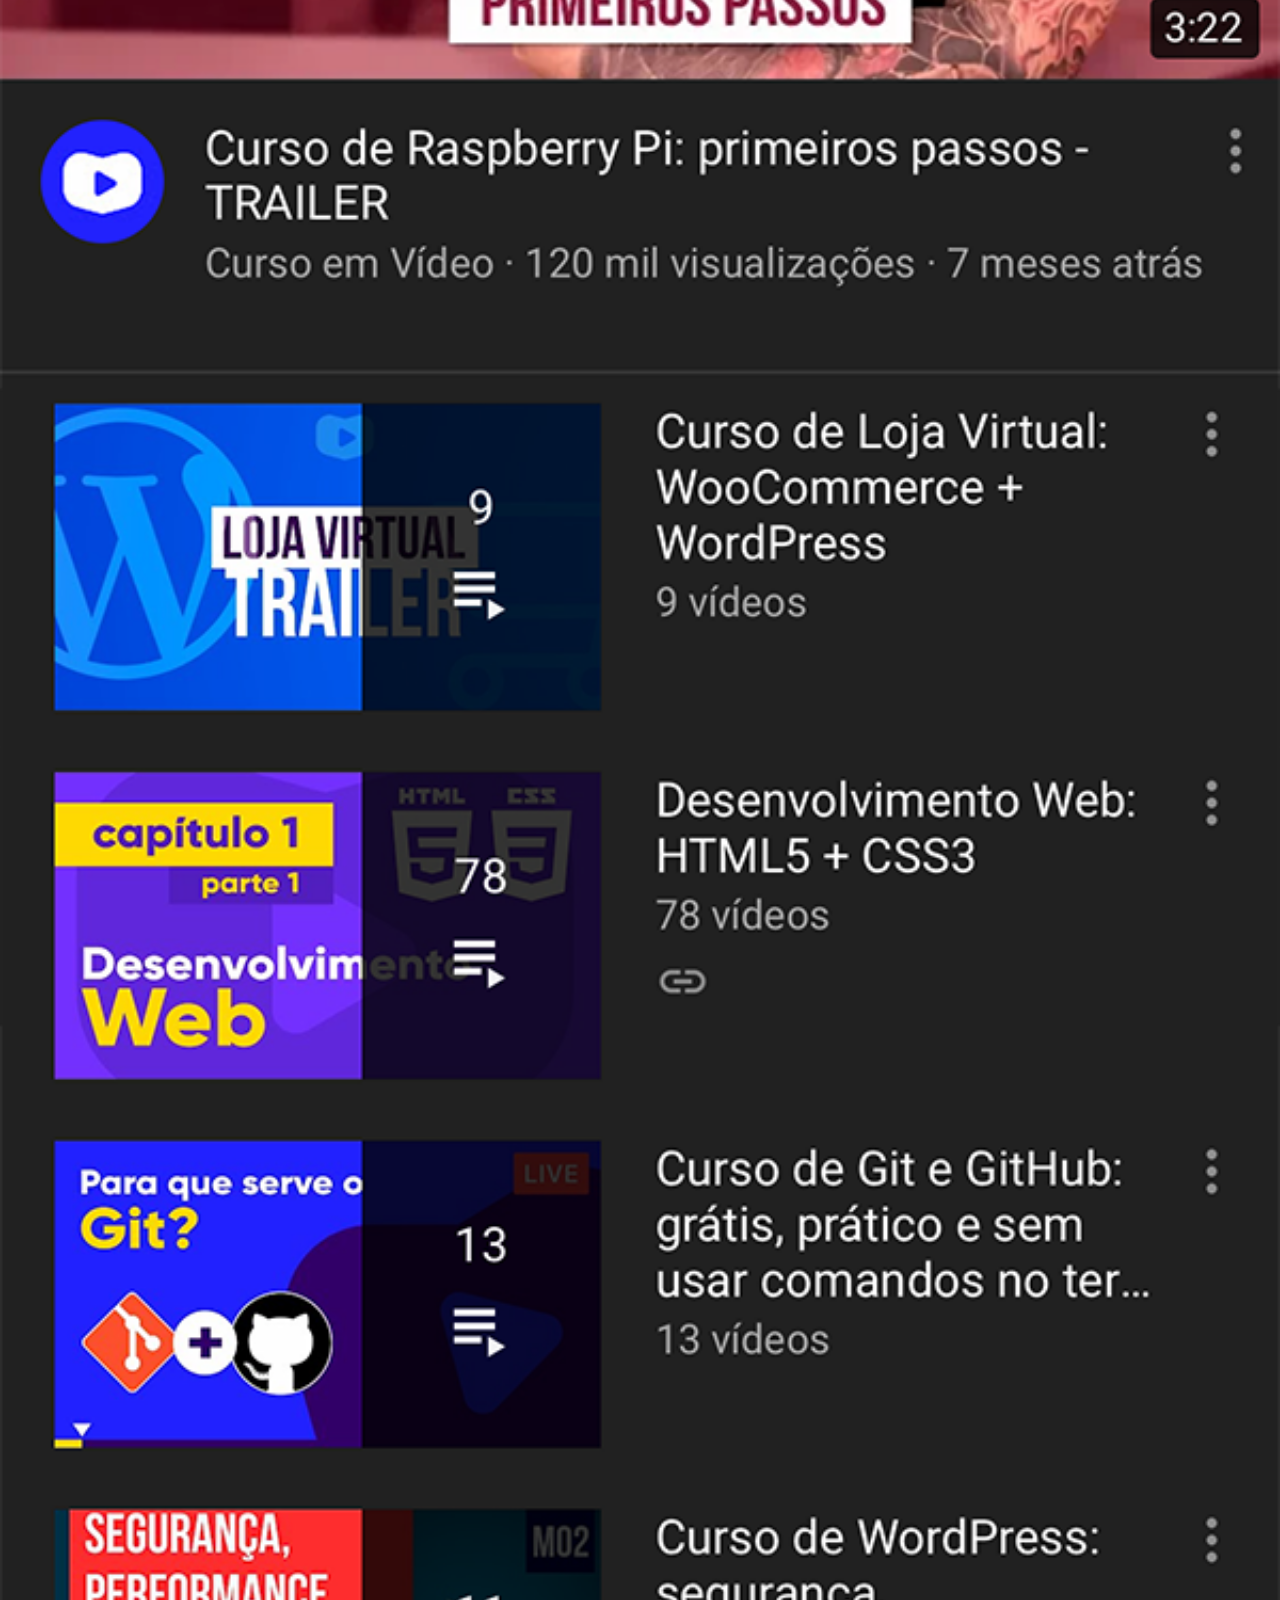
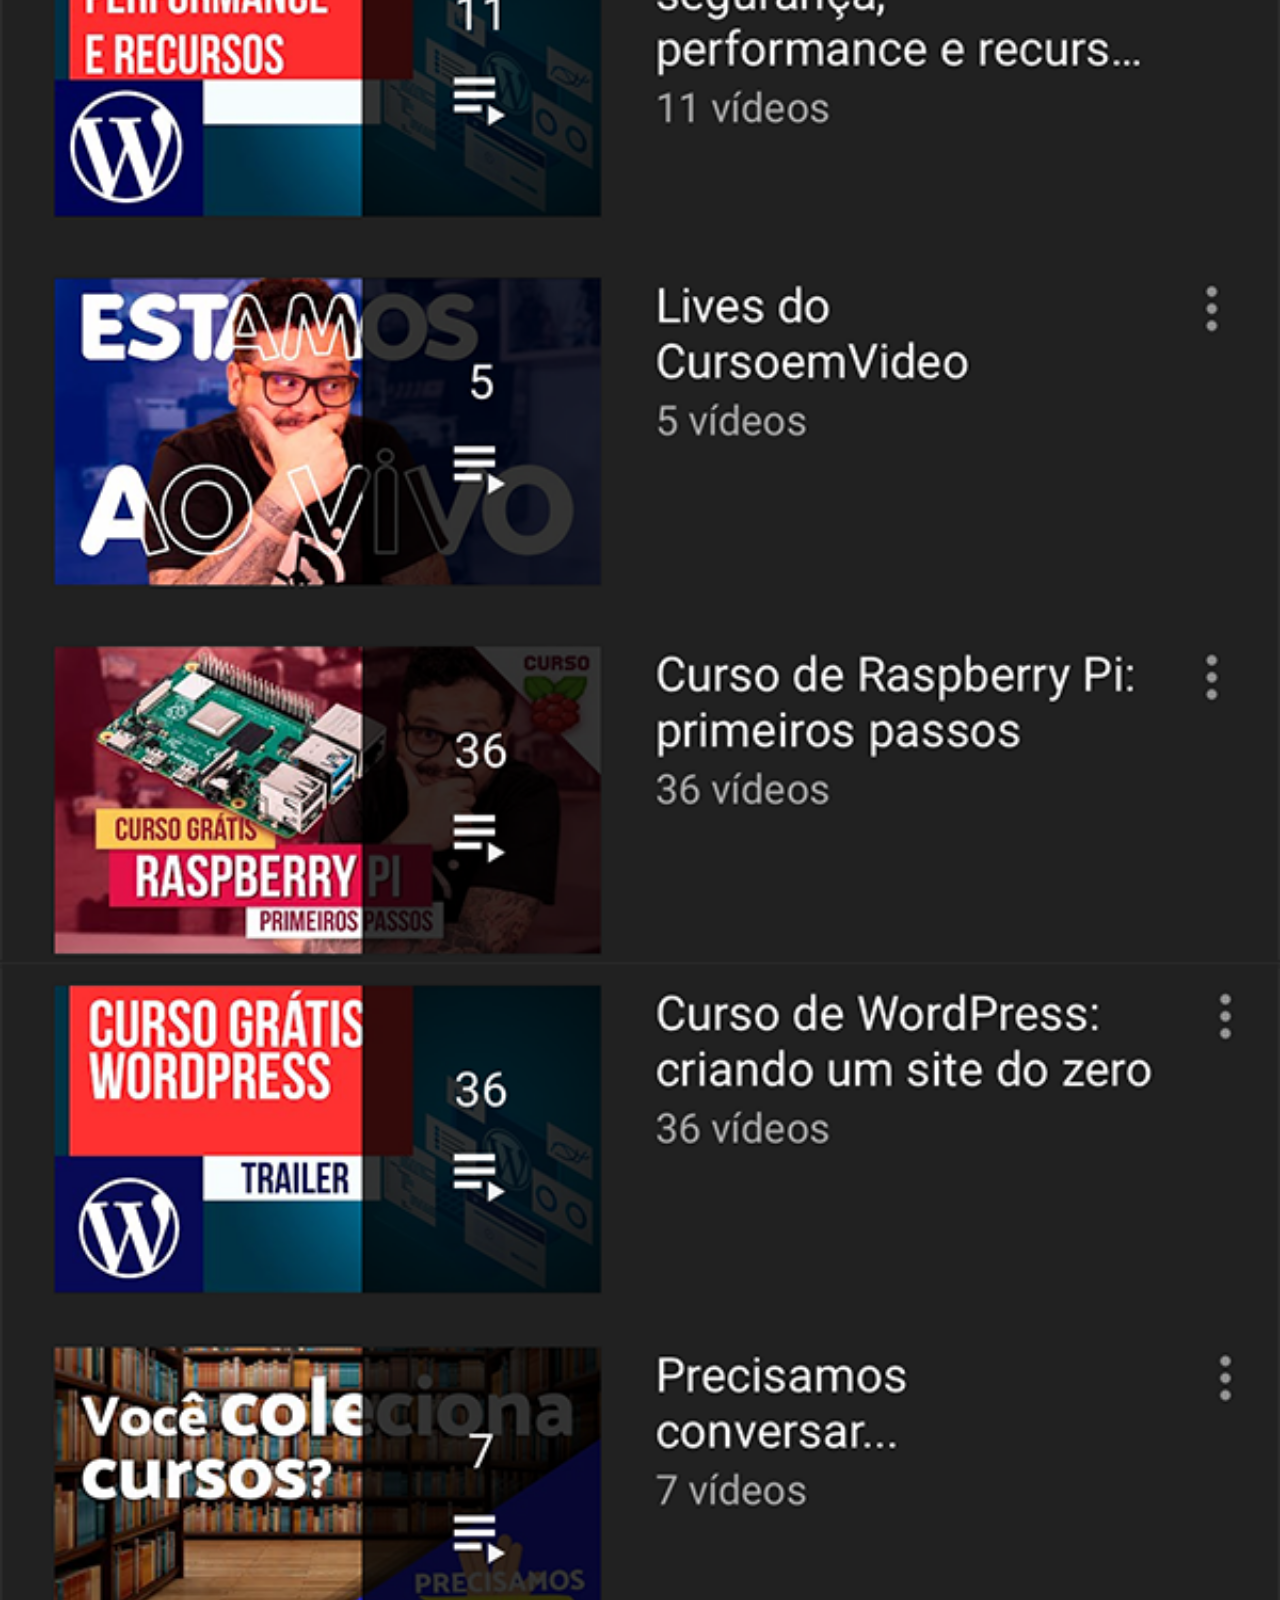
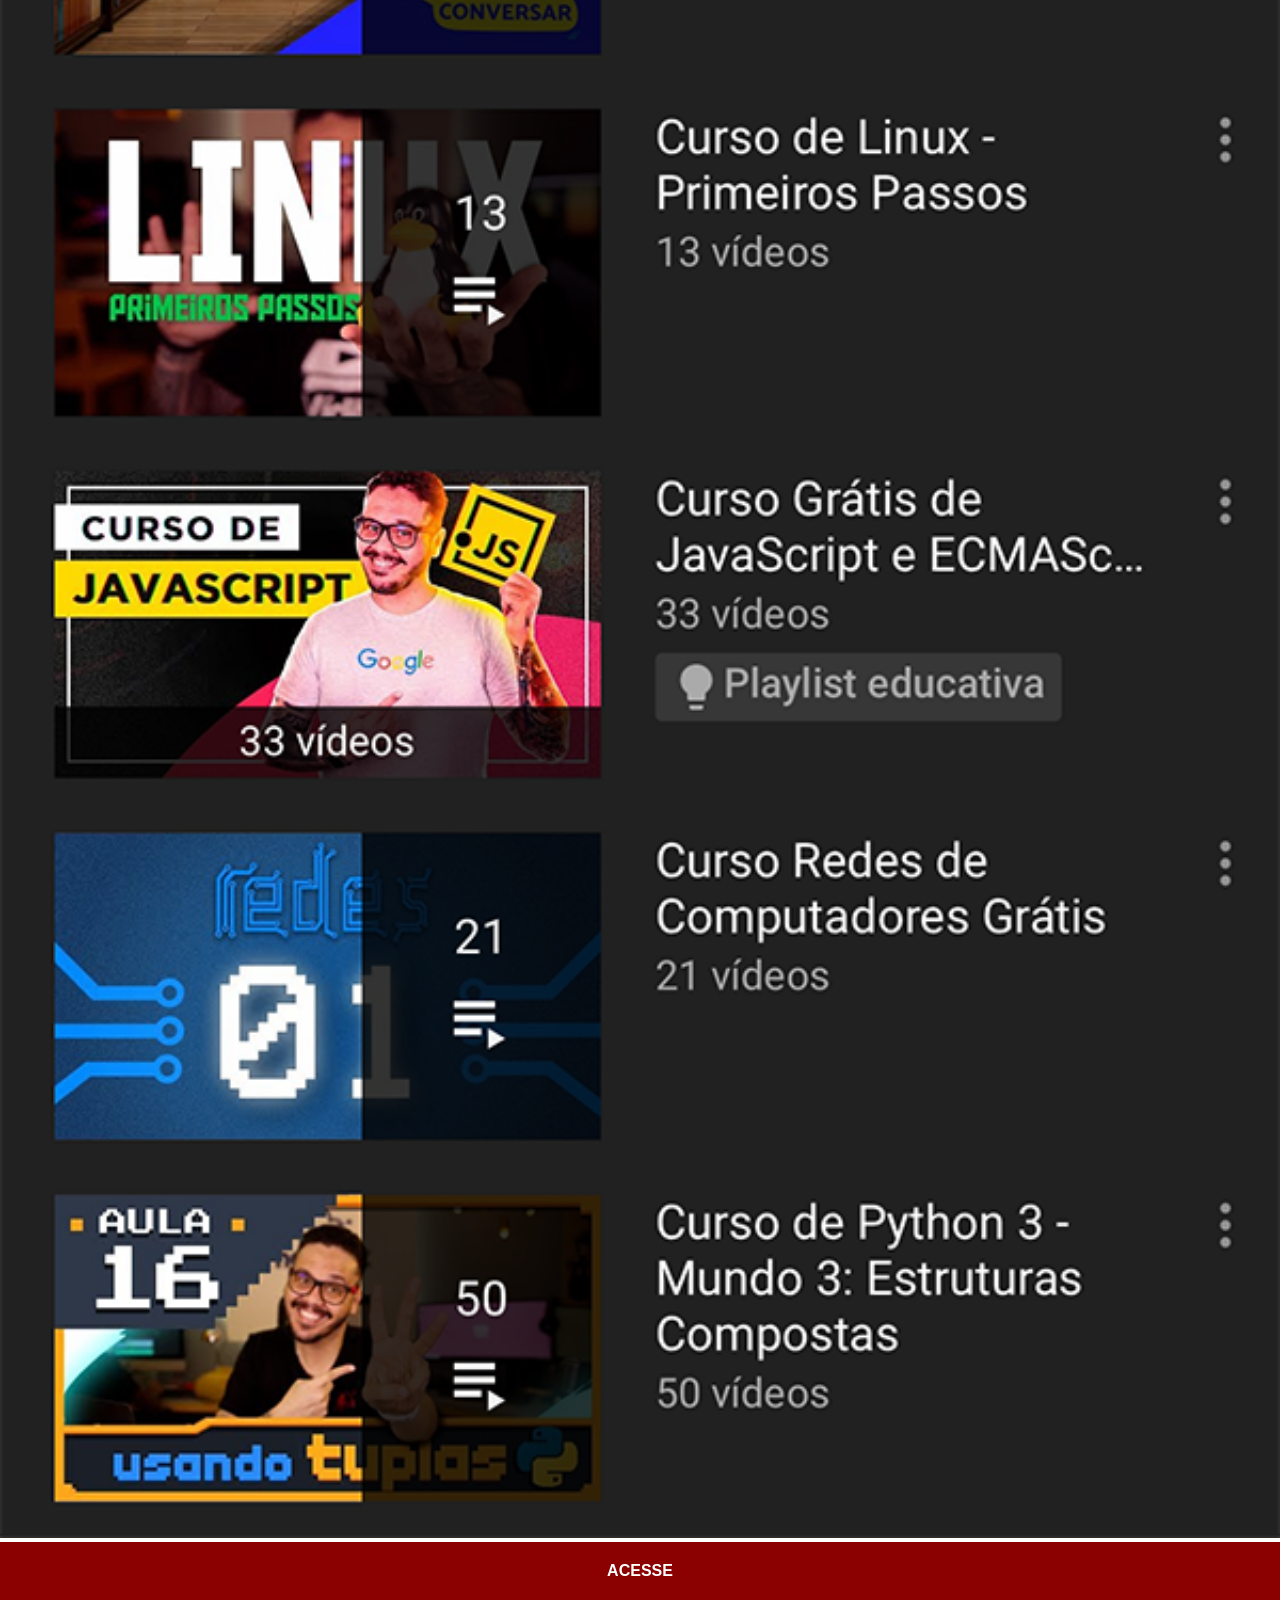
<file: youtube.html>
<!DOCTYPE html>
<html lang="pt-br">
<head>
    <meta charset="UTF-8">
    <meta name="viewport" content="width=device-width, initial-scale=1.0">
    <title>Youtube</title>

    <link rel="stylesheet" href="estilos/social.css">
</head>
<body>
    <img src="imagens/tela-youtube.png" alt="Tela do Youtube">

    <a href="https://www.youtube.com/user/cursoemvideo/playlists" target="_blank">
        ACESSE
    </a>
</body>
</html>
</file>
<file: estilos/style.css>
@charset "UTF-8";

* {
    margin: 0px;
    padding: 0px;
    font-family: Arial, Helvetica, sans-serif;
}

html, body {
    height: 100vh;
    width: 100vw;
    background-color: black;
}

body {
    background-image: url(../imagens/fundo-madeira.jpg);
    background-repeat: no-repeat;
    background-position: top center;
    background-size: cover;
    background-attachment: fixed;
}

main {
    position: relative;
    height: 100vh; 
}

section#telefone {
    position: absolute;
    top: 50%;
    left: 50%;
    transform: translate(-50%, -50%);

    height: 627px;
    width: 311px;
    background-image: url(../imagens/frame-iphone.png);
    background-repeat: no-repeat;
}

iframe#tela {
    position: relative;
    top: 80px;
    left: 22px;
    width: 267px;
    height: 471px;
}
section#redes-sociais {
    text-align: right;
}

section#redes-sociais img {
    width: 50px;
    height: auto;
    margin: 10px;

    border-radius: 50%;
    box-shadow: 2px 2px 5px #0000006c;
    box-sizing: border-box;

    transition: .2s, border 0.3s;
}

section#redes-sociais img:hover {
    border: 2px solid rgba(255, 255, 255, 0.616);
    transform: scale(1.1);
    box-shadow: 5px 5px 10px black;
}
</file>
<file: estilos/social.css>
@charset "UTF-8";

* {
    margin: 0;
    padding: 0;
    font-family: Arial, Helvetica, sans-serif;
}

::-webkit-scrollbar {
    width: 0px;
    height: 0px;
}

img {
    width: 100vw;
}

a {
    display: block;
    background-color: darkred;
    padding: 20px;
    text-align: center;
    font-weight: bolder;
    text-decoration: none;
    color: white;
}

a:hover {
    background-color: red;
}
</file>
